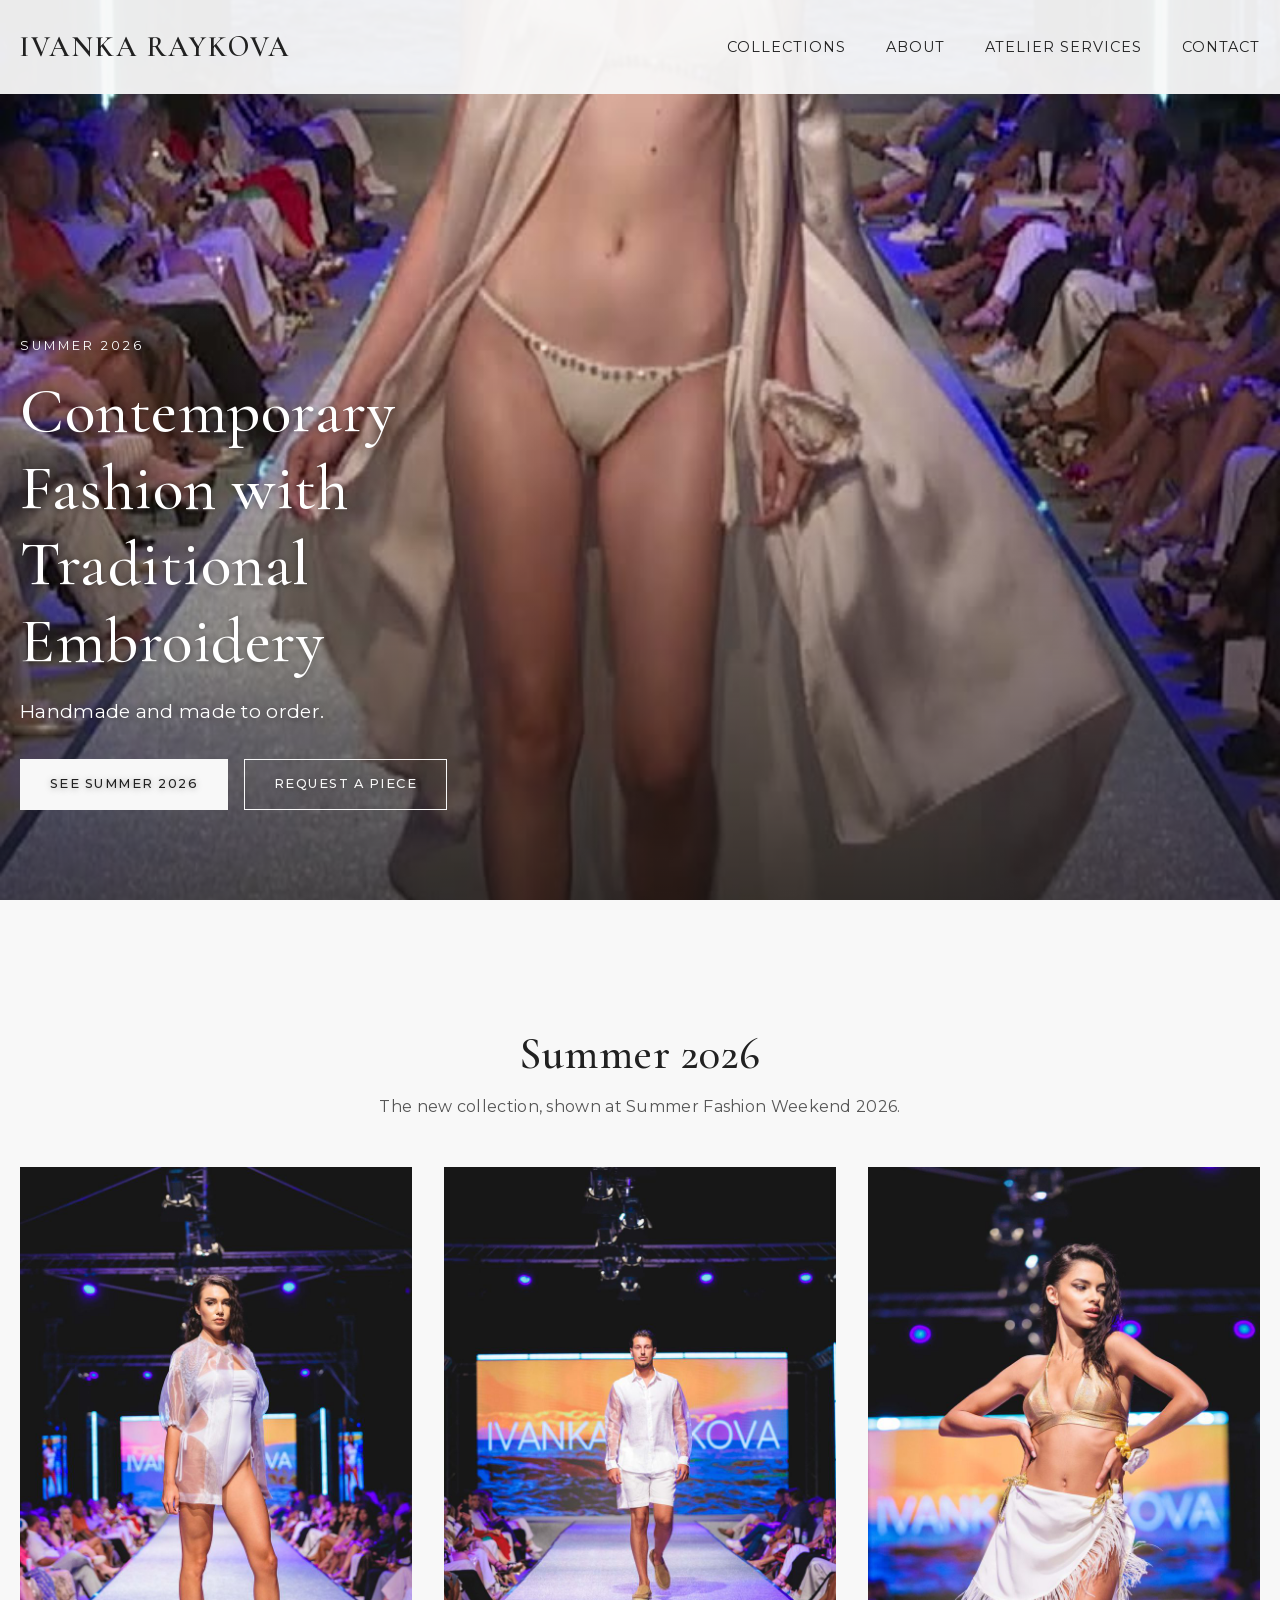
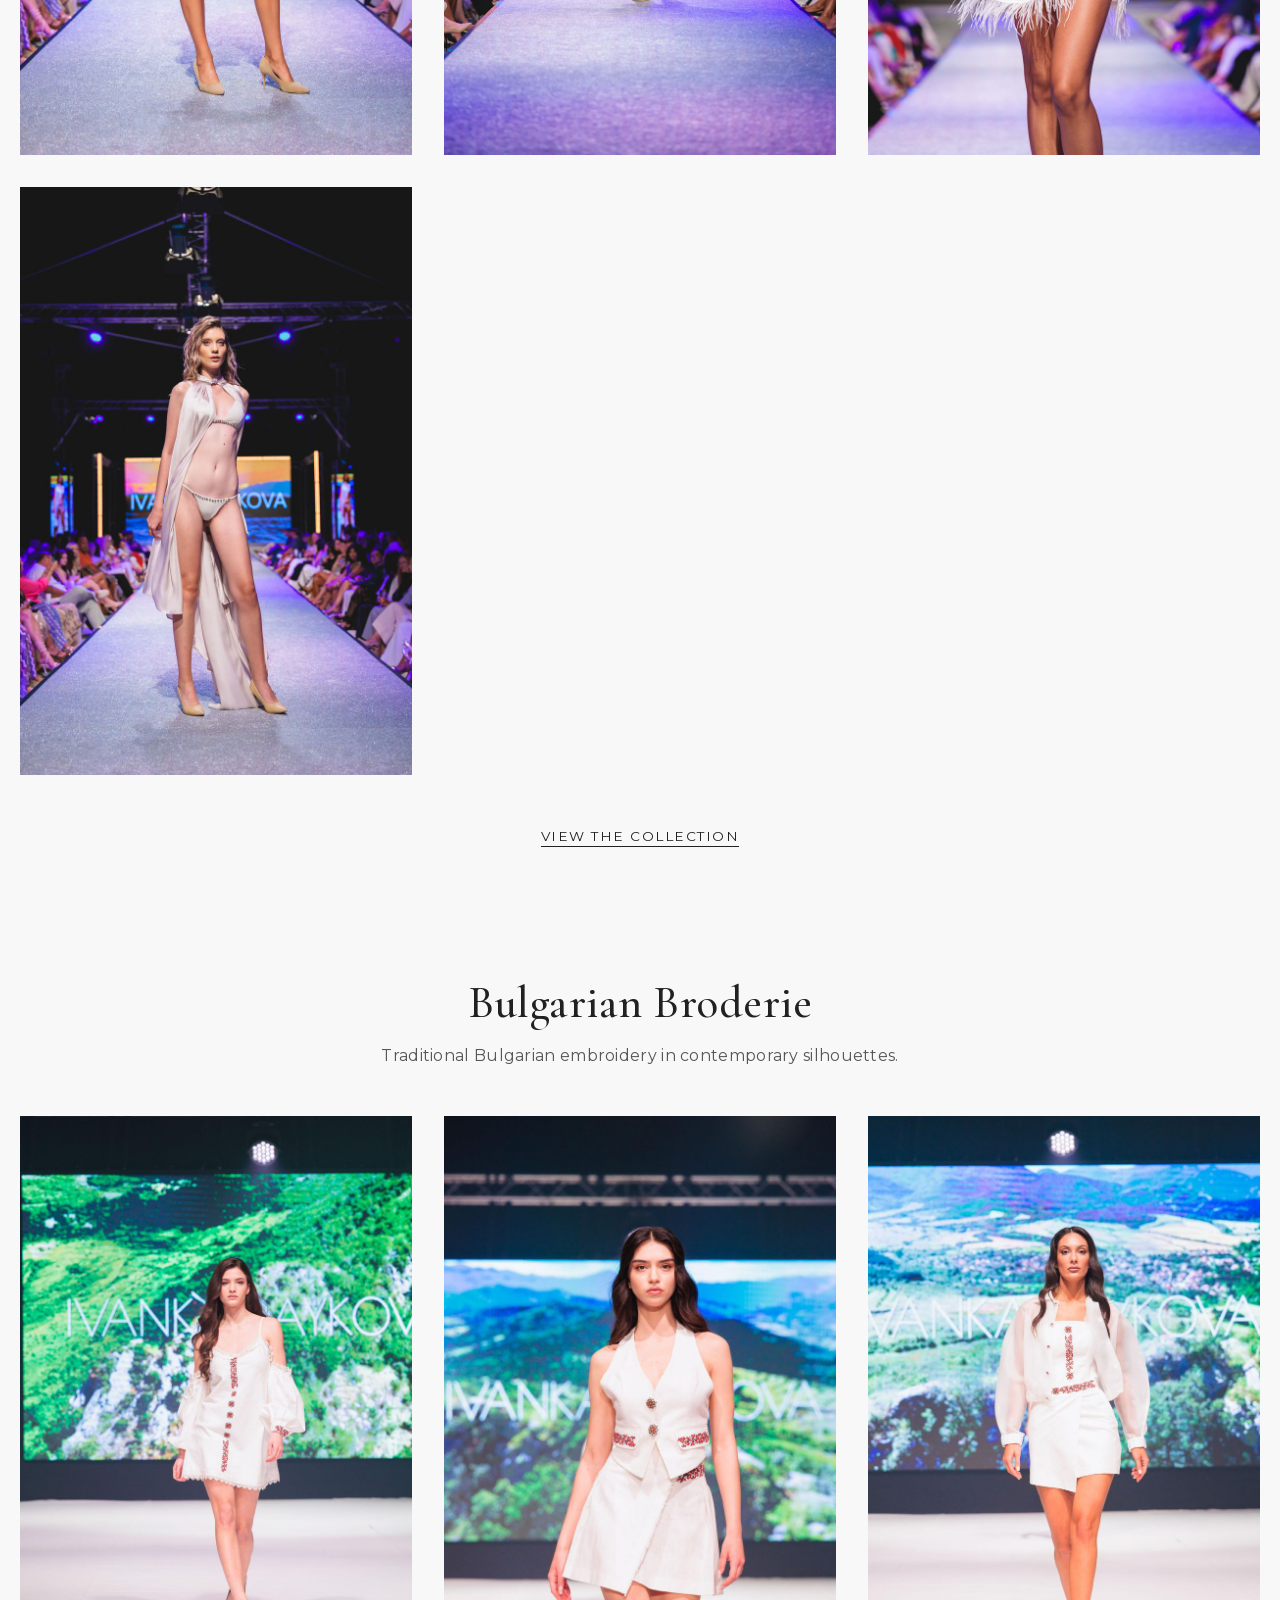
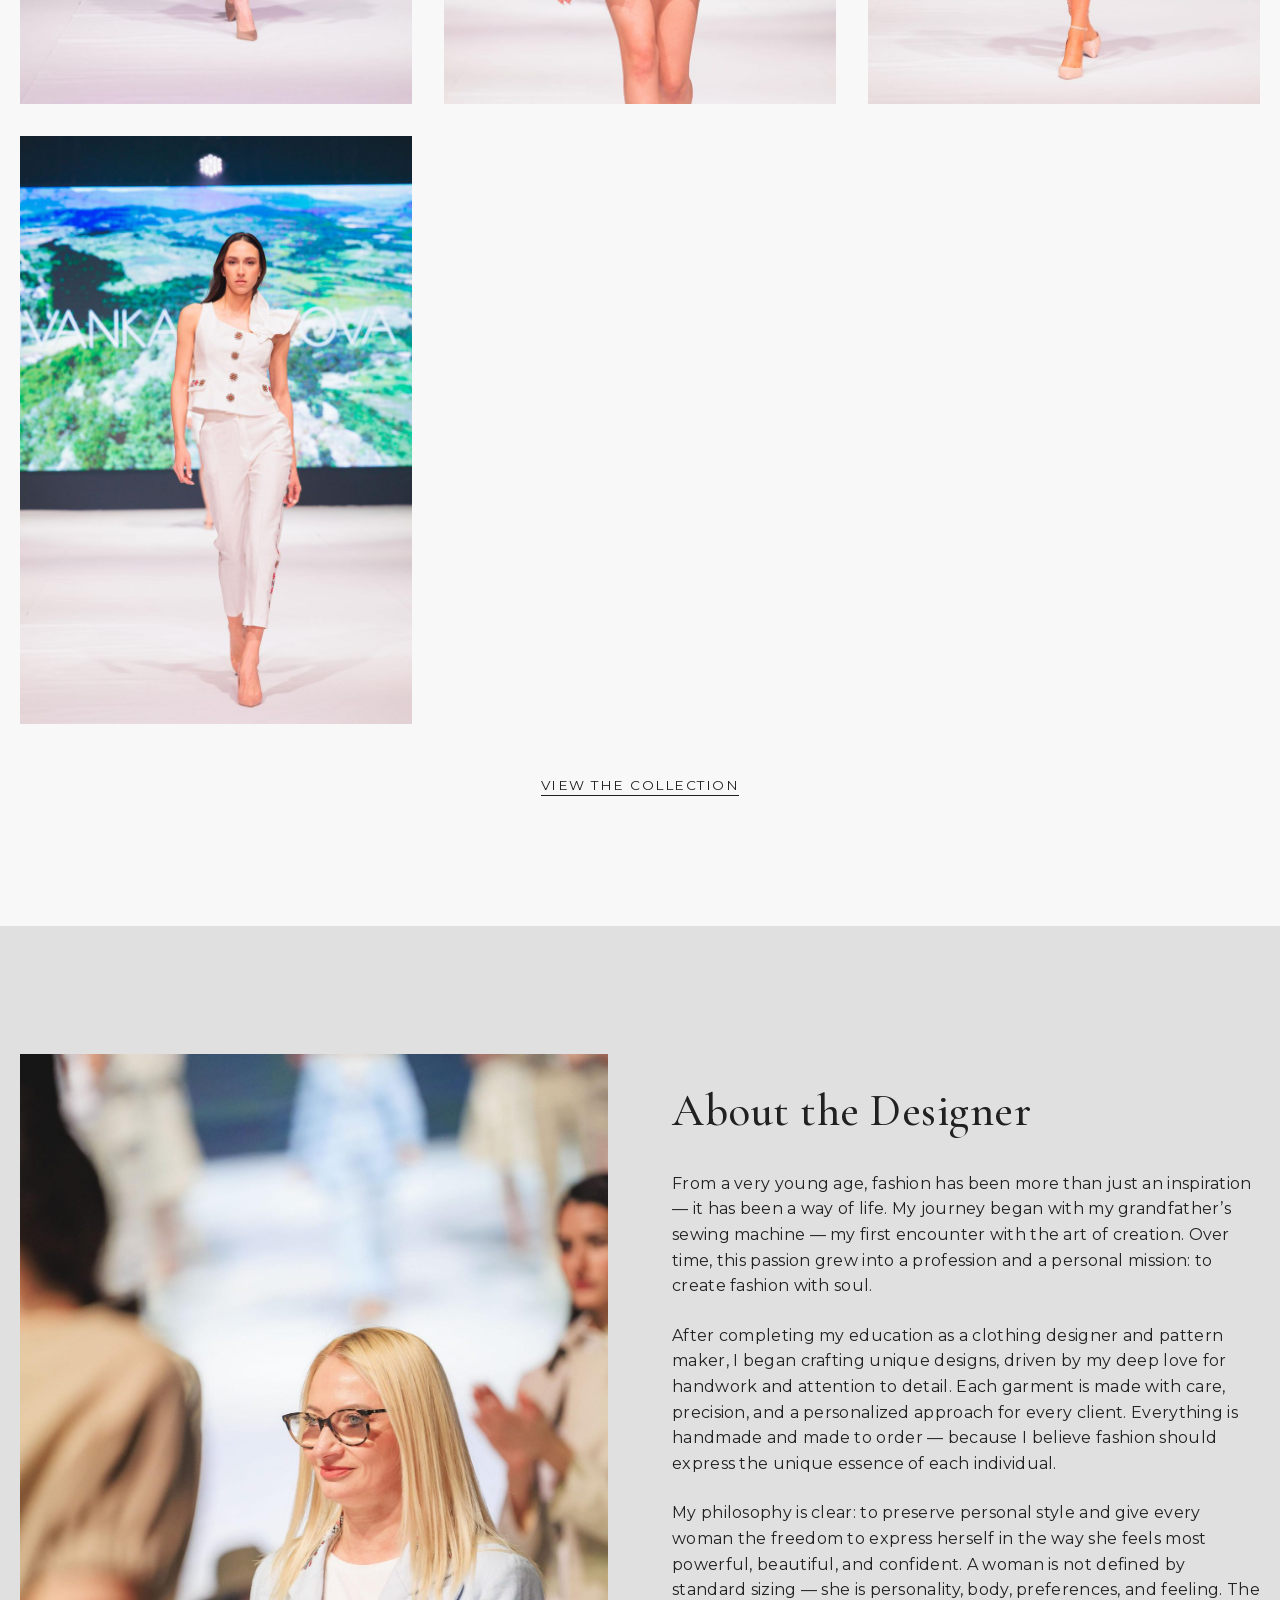
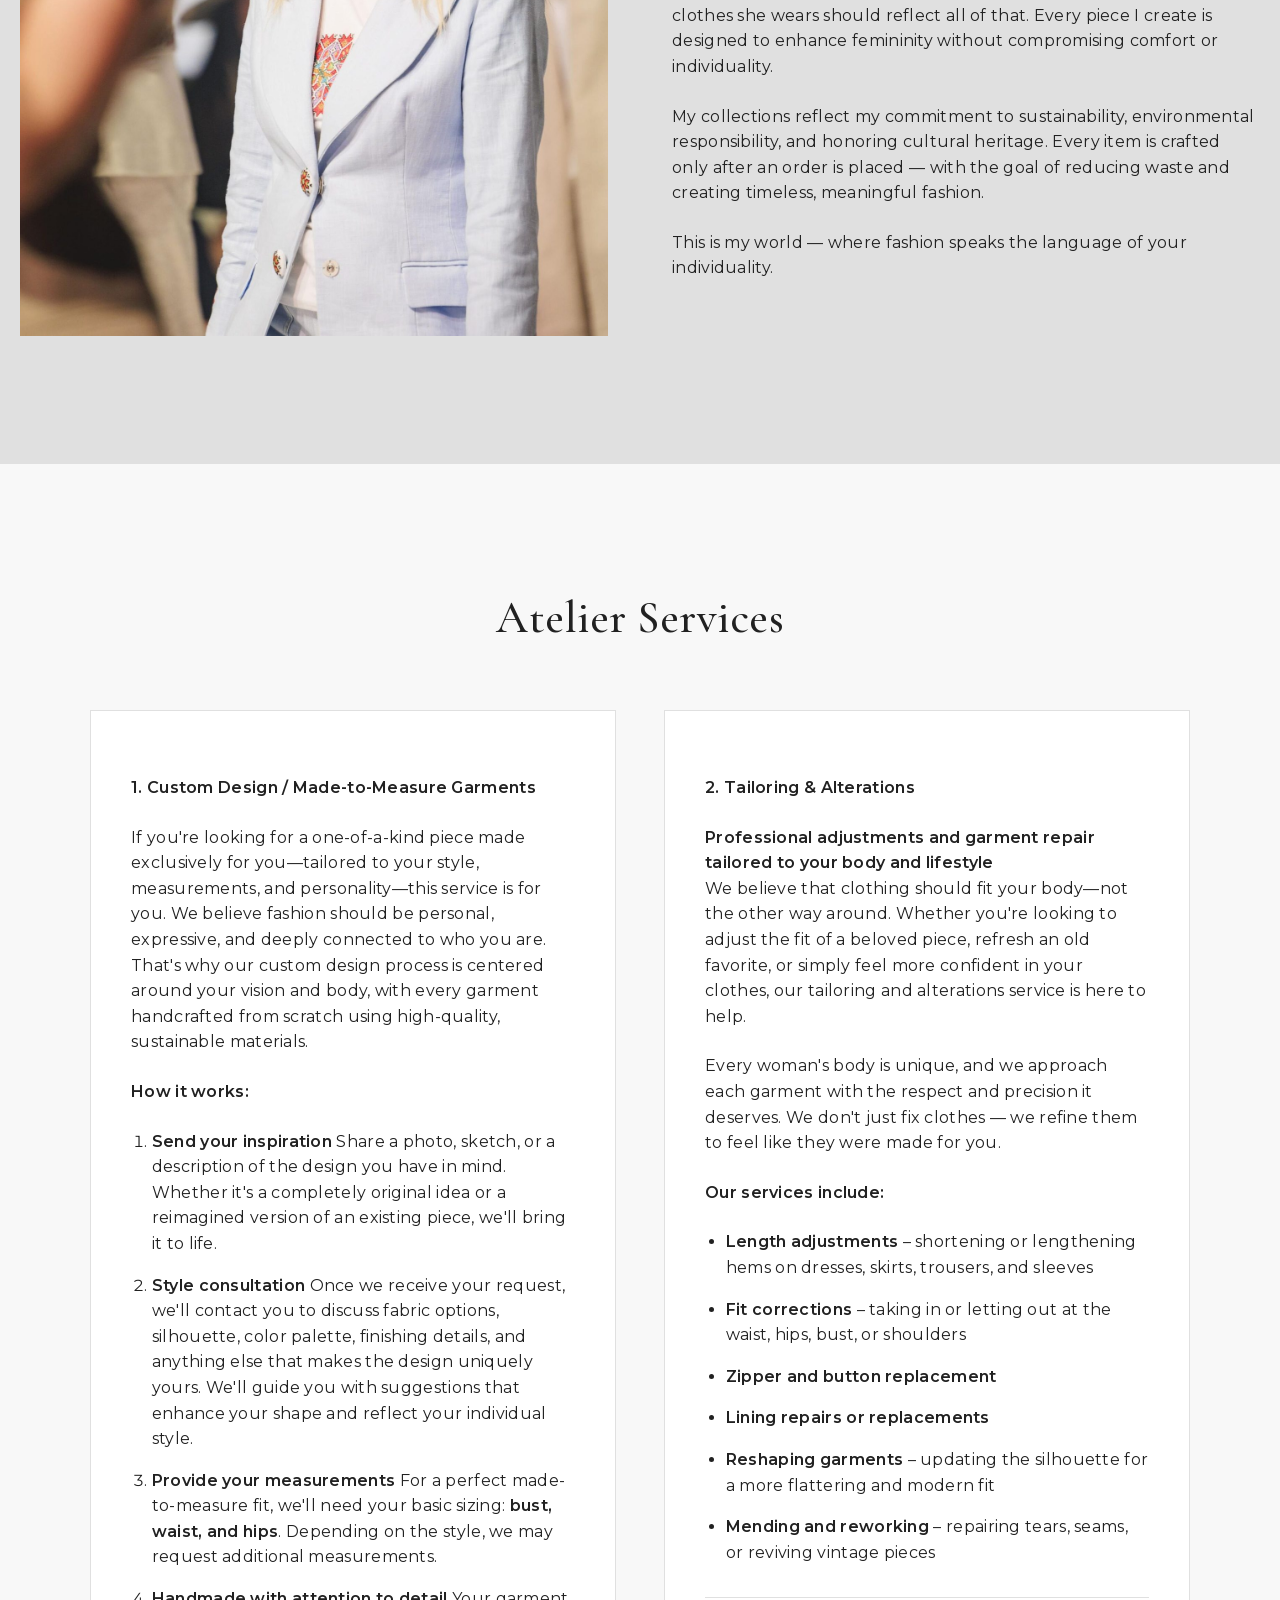
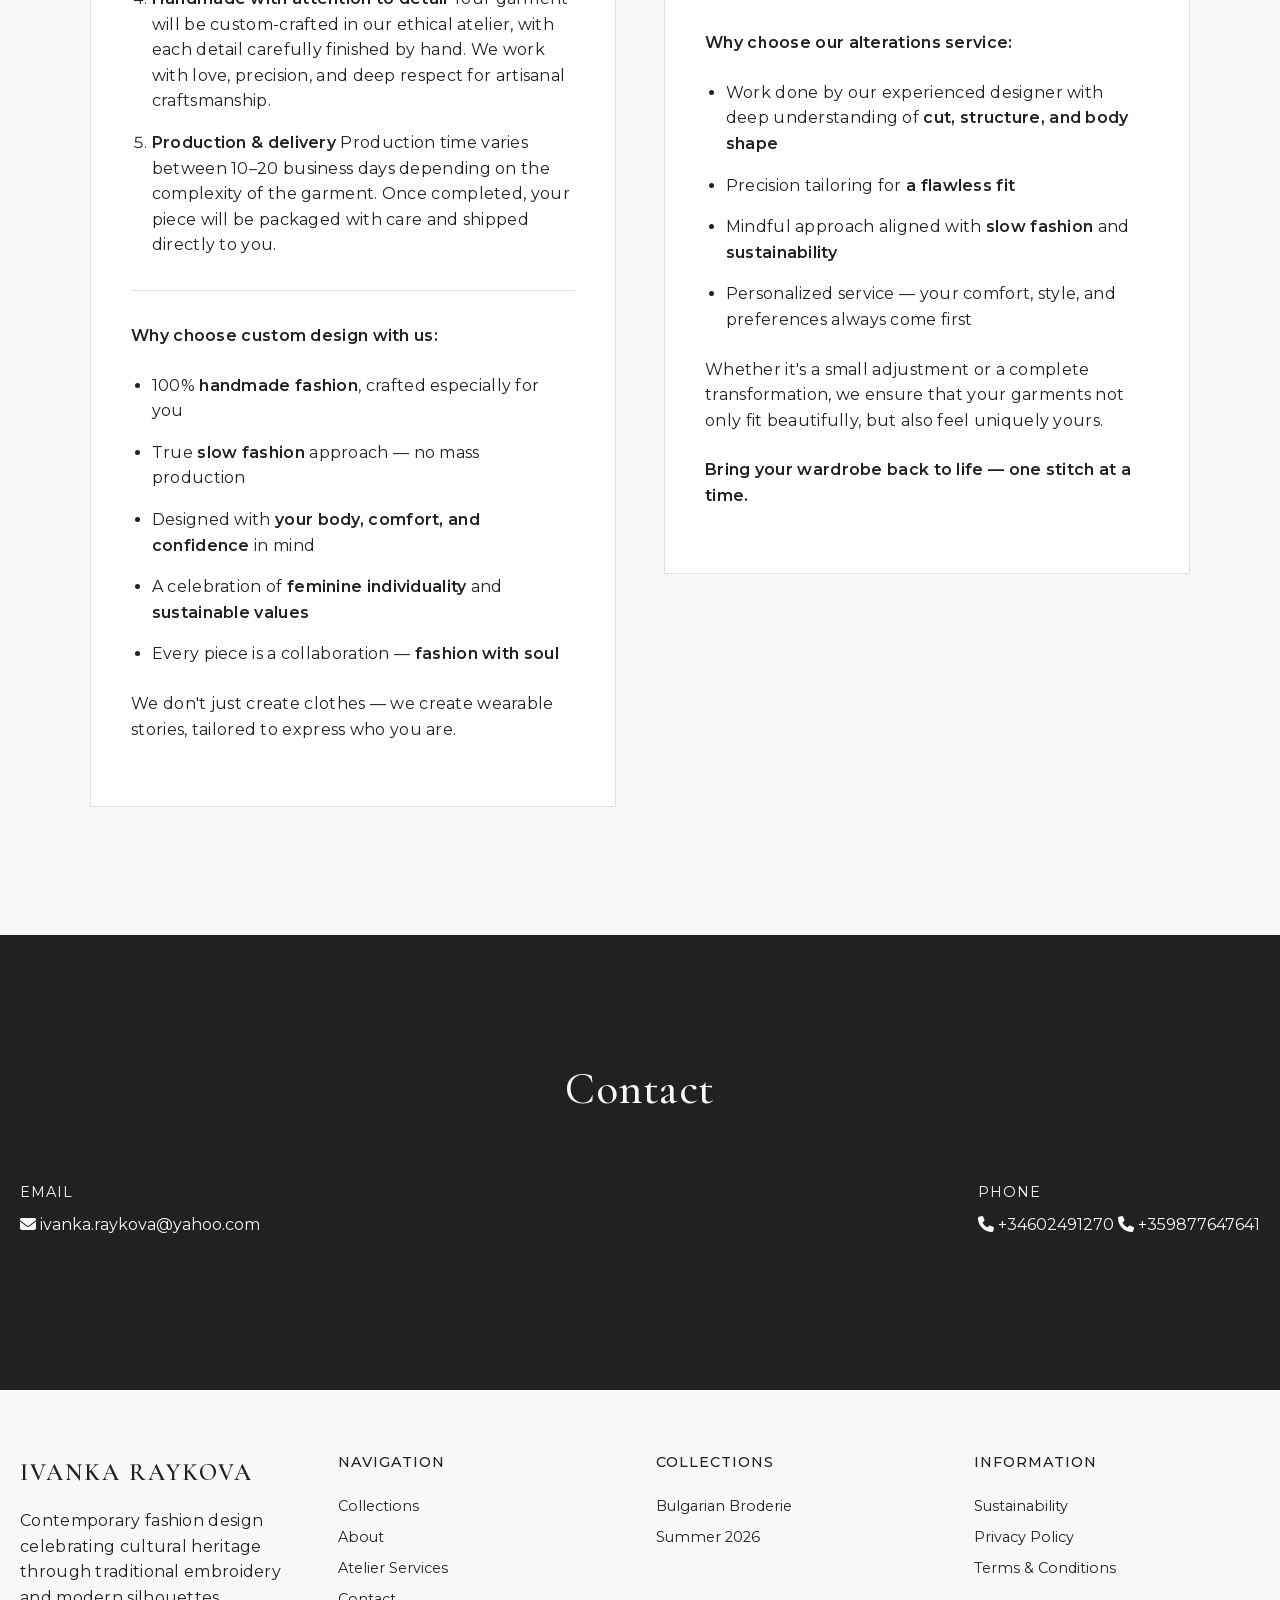
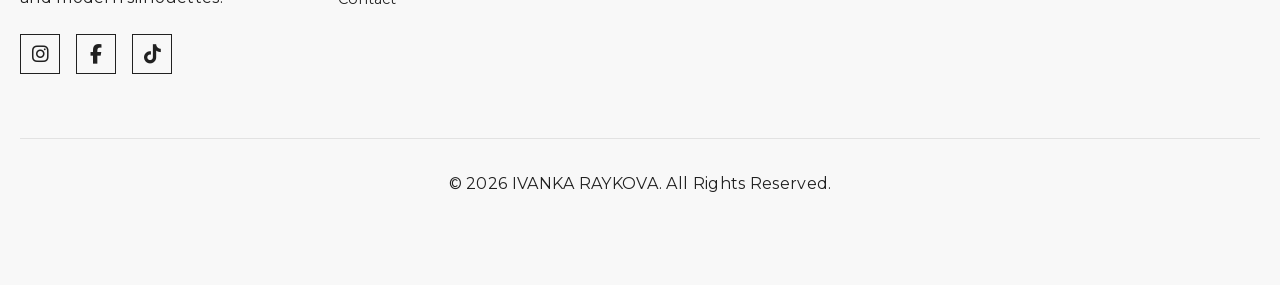
<file: index.html>
<!DOCTYPE html>
<html lang="en">

<head>
   <meta charset="UTF-8">
   <meta name="viewport" content="width=device-width, initial-scale=1.0">
   <title>IVANKA RAYKOVA | Contemporary Fashion Design</title>
   <meta name="description"
      content="Ivanka Raykova — contemporary fashion design celebrating cultural heritage through traditional Bulgarian embroidery and modern silhouettes. Handmade, made-to-order, sustainable.">
   <link rel="canonical" href="https://ivankaraykova.com/">
   <link rel="icon" href="images/favicon.svg" type="image/svg+xml">
   <link rel="apple-touch-icon" href="images/apple-touch-icon.png">
   <!-- Open Graph / social sharing -->
   <meta property="og:type" content="website">
   <meta property="og:title" content="IVANKA RAYKOVA | Contemporary Fashion Design">
   <meta property="og:description"
      content="Contemporary fashion celebrating cultural heritage through traditional Bulgarian embroidery and modern silhouettes.">
   <meta property="og:url" content="https://ivankaraykova.com/">
   <meta property="og:image" content="https://ivankaraykova.com/images/og-image.jpg">
   <meta property="og:image:width" content="1200">
   <meta property="og:image:height" content="630">
   <meta name="twitter:card" content="summary_large_image">
   <meta name="twitter:title" content="IVANKA RAYKOVA | Contemporary Fashion Design">
   <meta name="twitter:description"
      content="Contemporary fashion celebrating cultural heritage through traditional Bulgarian embroidery and modern silhouettes.">
   <meta name="twitter:image" content="https://ivankaraykova.com/images/og-image.jpg">
   <link rel="stylesheet" href="https://cdnjs.cloudflare.com/ajax/libs/font-awesome/6.5.1/css/all.min.css"
      integrity="sha384-t1nt8BQoYMLFN5p42tRAtuAAFQaCQODekUVeKKZrEnEyp4H2R0RHFz0KWpmj7i8g" crossorigin="anonymous" referrerpolicy="no-referrer">
   <link rel="stylesheet" href="fonts/fonts.css">
   <link rel="stylesheet" href="styles/main.css">
</head>

<body>
   <!-- Header -->
   <header>
      <div class="container">
         <div class="header-content">
            <a href="#" class="logo">IVANKA RAYKOVA</a>
            <!-- Desktop Navigation -->
            <nav>
               <ul class="nav-desktop">
                  <li class="dropdown">
                     <a href="#" class="dropdown-toggle">Collections</a>
                     <div class="dropdown-content">
                        <a href="collections/bulgarian-broderie/">Bulgarian Broderie</a>
                        <a href="collections/summer-2026/">Summer 2026</a>
                        <!-- <a href="">Winter 2024</a> -->
                     </div>
                  </li>
                  <li><a href="#about">About</a></li>
                  <li><a href="#atelier">Atelier Services</a></li>
                  <li><a href="#contact">Contact</a></li>
               </ul>
            </nav>
            <!-- Mobile toggle navigation -->
            <button class="mobile-nav-toggle" aria-label="Open navigation menu" aria-expanded="false"
               aria-controls="mobile-nav">≡</button>
            <div class="mobile-nav" id="mobile-nav">
               <ul>
                  <li class="dropdown-mobile">
                     <a href="#">Collections</a>
                     <ul class="mobile-submenu">
                        <li><a href="collections/bulgarian-broderie/">Bulgarian Broderie</a></li>
                        <li><a href="collections/summer-2026/">Summer 2026</a></li>
                        <!-- <li><a href="">Winter 2024</a></li> -->
                     </ul>
                  </li>
                  <li><a href="#about">About</a></li>
                  <li><a href="#atelier">Atelier Services</a></li>
                  <li><a href="#contact">Contact</a></li>
               </ul>
            </div>
         </div>
      </div>
   </header>
   <!-- Hero Section -->
   <section class="hero">
      <div class="hero-media">
         <picture>
            <source media="(max-width: 768px)" srcset="images/hero-poster-portrait.jpg" width="720" height="1280">
            <img src="images/hero-poster.jpg" width="1600" height="900"
               alt="Runway moment from the Summer 2026 show" class="hero-img" fetchpriority="high">
         </picture>
         <video class="hero-video" muted loop playsinline preload="none" aria-hidden="true" tabindex="-1"></video>
      </div>
      <div class="container">
         <div class="hero-content">
            <p class="hero-kicker">Summer 2026</p>
            <h1 class="hero-title">Contemporary Fashion with Traditional Embroidery</h1>
            <p class="hero-subtitle">Handmade and made to order.</p>
            <div class="hero-actions">
               <a href="collections/summer-2026/" class="btn btn-light">See Summer 2026</a>
               <a href="#contact" class="btn btn-outline">Request a piece</a>
            </div>
         </div>
      </div>
   </section>
   <!-- Summer 2026 -->
   <section id="collections" class="collections">
      <div class="container">
         <h2 class="section-title">Summer 2026</h2>
         <p class="section-subtitle">The new collection, shown at Summer Fashion Weekend 2026.</p>
         <div class="collection-grid home-collection">
            <!-- First item (visible on both mobile and desktop) -->
            <a href="collections/summer-2026/" class="collection-item main-item"
               aria-label="Open the Summer 2026 collection">
               <img src="collections/summer-2026/images/14-800.jpg"
                  srcset="collections/summer-2026/images/14-800.jpg 800w, collections/summer-2026/images/14.jpg 1400w"
                  sizes="(max-width: 768px) 100vw, 25vw" width="800" height="1200" alt="White swimsuit with sheer organza jacket from the Summer 2026 collection" class="collection-img" loading="lazy">
            </a>
            <!-- Additional items (visible only on desktop) -->
            <a href="collections/summer-2026/" class="collection-item desktop-only" tabindex="-1" aria-hidden="true">
               <img src="collections/summer-2026/images/2-800.jpg"
                  srcset="collections/summer-2026/images/2-800.jpg 800w, collections/summer-2026/images/2.jpg 1400w"
                  sizes="25vw" width="800" height="1200" alt="" class="collection-img" loading="lazy">
            </a>
            <a href="collections/summer-2026/" class="collection-item desktop-only" tabindex="-1" aria-hidden="true">
               <img src="collections/summer-2026/images/21-800.jpg"
                  srcset="collections/summer-2026/images/21-800.jpg 800w, collections/summer-2026/images/21.jpg 1400w"
                  sizes="25vw" width="800" height="1200" alt="" class="collection-img" loading="lazy">
            </a>
            <a href="collections/summer-2026/" class="collection-item desktop-only" tabindex="-1" aria-hidden="true">
               <img src="collections/summer-2026/images/9-800.jpg"
                  srcset="collections/summer-2026/images/9-800.jpg 800w, collections/summer-2026/images/9.jpg 1400w"
                  sizes="25vw" width="800" height="1200" alt="" class="collection-img" loading="lazy">
            </a>
         </div>
         <p class="section-action"><a href="collections/summer-2026/" class="text-link">View the collection</a></p>
      </div>
   </section>
   <!-- Bulgarian Broderie -->
   <section id="bulgarian-broderie" class="collections collections-secondary">
      <div class="container">
         <h2 class="section-title">Bulgarian Broderie</h2>
         <p class="section-subtitle">Traditional Bulgarian embroidery in contemporary silhouettes.</p>
         <div class="collection-grid home-collection">
            <!-- First item (visible on both mobile and desktop) -->
            <a href="collections/bulgarian-broderie/" class="collection-item main-item"
               aria-label="Open the Bulgarian Broderie collection">
               <img src="collections/bulgarian-broderie/images/1-800.jpg"
                  srcset="collections/bulgarian-broderie/images/1-800.jpg 800w, collections/bulgarian-broderie/images/1.jpg 1600w"
                  sizes="(max-width: 768px) 100vw, 25vw" width="800" height="1200"
                  alt="White linen dress with elegant embroidery" class="collection-img" loading="lazy">
            </a>
            <!-- Additional items (visible only on desktop) -->
            <a href="collections/bulgarian-broderie/" class="collection-item desktop-only" tabindex="-1" aria-hidden="true">
               <img src="collections/bulgarian-broderie/images/2-800.jpg"
                  srcset="collections/bulgarian-broderie/images/2-800.jpg 800w, collections/bulgarian-broderie/images/2.jpg 1600w"
                  sizes="25vw" width="800" height="1200" alt="" class="collection-img" loading="lazy">
            </a>
            <a href="collections/bulgarian-broderie/" class="collection-item desktop-only" tabindex="-1" aria-hidden="true">
               <img src="collections/bulgarian-broderie/images/3-800.jpg"
                  srcset="collections/bulgarian-broderie/images/3-800.jpg 800w, collections/bulgarian-broderie/images/3.jpg 1594w"
                  sizes="25vw" width="800" height="1200" alt="" class="collection-img" loading="lazy">
            </a>
            <a href="collections/bulgarian-broderie/" class="collection-item desktop-only" tabindex="-1" aria-hidden="true">
               <img src="collections/bulgarian-broderie/images/4-800.jpg"
                  srcset="collections/bulgarian-broderie/images/4-800.jpg 800w, collections/bulgarian-broderie/images/4.jpg 1600w"
                  sizes="25vw" width="800" height="1200" alt="" class="collection-img" loading="lazy">
            </a>
         </div>
         <p class="section-action"><a href="collections/bulgarian-broderie/" class="text-link">View the collection</a></p>
      </div>
   </section>
   <!-- About -->
   <section id="about" class="about">
      <div class="container">
         <div class="about-content">
            <div class="about-image">
               <img src="images/about.jpg" width="1400" height="2101" alt="The designer wearing an embroidered garment from the collection"
                  loading="lazy">
            </div>
            <div class="about-text">
               <h2 class="about-title">About the Designer</h2>
               <p>From a very young age, fashion has been more than just an inspiration — it has been a way of life. My
                  journey began with my grandfather’s sewing machine — my first encounter with the art of creation. Over
                  time, this passion grew into a profession and a personal mission: to create fashion with soul.</p>
               <p>After completing my education as a clothing designer and pattern maker, I began crafting unique
                  designs, driven by my deep love for handwork and attention to detail. Each garment is made with care,
                  precision, and a personalized approach for every client. Everything is handmade and made to order —
                  because I believe fashion should express the unique essence of each individual.</p>
               <p>My philosophy is clear: to preserve personal style and give every woman the freedom to express herself
                  in the way she feels most powerful, beautiful, and confident. A woman is not defined by standard
                  sizing — she is personality, body, preferences, and feeling. The clothes she wears should reflect all
                  of that. Every piece I create is designed to enhance femininity without compromising comfort or
                  individuality.</p>
               <p>My collections reflect my commitment to sustainability, environmental responsibility, and honoring
                  cultural heritage. Every item is crafted only after an order is placed — with the goal of reducing
                  waste and creating timeless, meaningful fashion.</p>
               <p>This is my world — where fashion speaks the language of your individuality.</p>
            </div>
         </div>
      </div>
   </section>
   <!-- Atelier -->
   <section id="atelier" class="atelier">
      <div class="container">
         <h2 class="section-title">Atelier Services</h2>
         <hr class="section-separator">
         <div class="atelier-content">
            <div class="service-section atelier-card">
               <h3>1. Custom Design / Made-to-Measure Garments</h3>
               <p>If you're looking for a one-of-a-kind piece made exclusively for you—tailored to your style,
                  measurements, and personality—this service is for you. We believe fashion should be personal,
                  expressive, and deeply connected to who you are. That's why our custom design process is centered
                  around your vision and body, with every garment handcrafted from scratch using high-quality,
                  sustainable materials.</p>

               <hr class="section-separator">
               <h4>How it works:</h4>

               <ol>
                  <li><strong>Send your inspiration</strong> Share a photo, sketch, or a description of the design you
                     have in mind. Whether it's a completely original idea or a reimagined version of an existing piece,
                     we'll bring it to life.</li>
                  <li><strong>Style consultation</strong> Once we receive your request, we'll contact you to discuss
                     fabric options, silhouette, color palette, finishing details, and anything else that makes the
                     design uniquely yours. We'll guide you with suggestions that enhance your shape and reflect your
                     individual style.</li>
                  <li><strong>Provide your measurements</strong> For a perfect made-to-measure fit, we'll need your
                     basic sizing: <strong>bust, waist, and hips</strong>. Depending on the style, we may request
                     additional measurements.</li>
                  <li><strong>Handmade with attention to detail</strong> Your garment will be custom-crafted in our
                     ethical atelier, with each detail carefully finished by hand. We work with love, precision, and
                     deep respect for artisanal craftsmanship.</li>
                  <li><strong>Production & delivery</strong> Production time varies between 10–20 business days
                     depending on the complexity of the garment. Once completed, your piece will be packaged with care
                     and shipped directly to you.</li>
               </ol>

               <hr class="section-separator">
               <h4>Why choose custom design with us:</h4>

               <ul>
                  <li>100% <strong>handmade fashion</strong>, crafted especially for you</li>
                  <li>True <strong>slow fashion</strong> approach — no mass production</li>
                  <li>Designed with <strong>your body, comfort, and confidence</strong> in mind</li>
                  <li>A celebration of <strong>feminine individuality</strong> and <strong>sustainable values</strong>
                  </li>
                  <li>Every piece is a collaboration — <strong>fashion with soul</strong></li>
               </ul>

               <p>We don't just create clothes — we create wearable stories, tailored to express who you are.</p>
            </div>

            <div class="service-section atelier-card">
               <h3>2. Tailoring & Alterations</h3>
               <p><strong>Professional adjustments and garment repair tailored to your body and lifestyle</strong><br>
                  We believe that clothing should fit your body—not the other way around. Whether you're looking to
                  adjust the fit of a beloved piece, refresh an old favorite, or simply feel more confident in your
                  clothes, our tailoring and alterations service is here to help.</p>

               <p>Every woman's body is unique, and we approach each garment with the respect and precision it deserves.
                  We don't just fix clothes — we refine them to feel like they were made for you.</p>

               <hr class="section-separator">
               <h4>Our services include:</h4>

               <ul>
                  <li><strong>Length adjustments</strong> – shortening or lengthening hems on dresses, skirts, trousers,
                     and sleeves</li>
                  <li><strong>Fit corrections</strong> – taking in or letting out at the waist, hips, bust, or shoulders
                  </li>
                  <li><strong>Zipper and button replacement</strong></li>
                  <li><strong>Lining repairs or replacements</strong></li>
                  <li><strong>Reshaping garments</strong> – updating the silhouette for a more flattering and modern fit
                  </li>
                  <li><strong>Mending and reworking</strong> – repairing tears, seams, or reviving vintage pieces</li>
               </ul>

               <hr class="section-separator">
               <h4>Why choose our alterations service:</h4>

               <ul>
                  <li>Work done by our experienced designer with deep understanding of <strong>cut, structure, and body
                        shape</strong></li>
                  <li>Precision tailoring for <strong>a flawless fit</strong></li>
                  <li>Mindful approach aligned with <strong>slow fashion</strong> and <strong>sustainability</strong>
                  </li>
                  <li>Personalized service — your comfort, style, and preferences always come first</li>
               </ul>

               <p>Whether it's a small adjustment or a complete transformation, we ensure that your garments not only
                  fit beautifully, but also feel uniquely yours.</p>

               <p><strong>Bring your wardrobe back to life — one stitch at a time.</strong></p>
            </div>
         </div>
      </div>
   </section>
   <!-- Contact -->
   <section id="contact" class="contact">
      <div class="container">
         <h2 class="section-title">Contact</h2>
         <div class="contact-content">
            <div class="contact-item">
               <span class="contact-label">Email</span>
               <a href="mailto:ivanka.raykova@yahoo.com" class="contact-link">
                  <i class="fas fa-envelope"></i>
                  ivanka.raykova@yahoo.com
               </a>
            </div>
            <div class="contact-divider"></div>
            <div class="contact-item">
               <span class="contact-label">Phone</span>
               <div class="phone-links">
                  <a href="tel:+34602491270" class="contact-link">
                     <i class="fas fa-phone"></i>
                     +34602491270
                  </a>
                  <a href="tel:+359877647641" class="contact-link">
                     <i class="fas fa-phone"></i>
                     +359877647641
                  </a>
               </div>
            </div>
         </div>
      </div>
   </section>
   <!-- Footer -->
   <footer>
      <div class="container">
         <div class="footer-content">
            <div class="footer-col">
               <div class="footer-logo">IVANKA RAYKOVA</div>
               <p>Contemporary fashion design celebrating cultural heritage through traditional embroidery and modern
                  silhouettes.</p>
               <div class="social-links">
                  <a href="https://www.instagram.com/ivanka.atelier/" class="social-link" target="_blank" rel="noopener noreferrer"
                     aria-label="Instagram">
                     <i class="fab fa-instagram"></i>
                  </a>
                  <a href="https://www.facebook.com/Bulgaritasdesign" class="social-link" target="_blank" rel="noopener noreferrer"
                     aria-label="Facebook">
                     <i class="fab fa-facebook-f"></i>
                  </a>
                  <a href="https://www.tiktok.com/@ivanka.atelier" class="social-link" target="_blank" rel="noopener noreferrer"
                     aria-label="TikTok">
                     <i class="fab fa-tiktok"></i>
                  </a>
               </div>
            </div>
            <div class="footer-col">
               <h3 class="footer-heading">Navigation</h3>
               <ul class="footer-nav">
                  <li><a href="#collections">Collections</a></li>
                  <li><a href="#about">About</a></li>
                  <li><a href="#atelier">Atelier Services</a></li>
                  <li><a href="#contact">Contact</a></li>
               </ul>
            </div>
            <div class="footer-col">
               <h3 class="footer-heading">Collections</h3>
               <ul class="footer-nav">
                  <li><a href="collections/bulgarian-broderie/">Bulgarian Broderie</a></li>
                  <li><a href="collections/summer-2026/">Summer 2026</a></li>
                  <!-- <li><a href="">Winter 2024</a></li> -->
               </ul>
            </div>
            <div class="footer-col">
               <h3 class="footer-heading">Information</h3>
               <ul class="footer-nav">
                  <li><a href="sustainability.html" target="_blank" rel="noopener noreferrer">Sustainability</a></li>
                  <li><a href="privacy-policy.html" target="_blank" rel="noopener noreferrer">Privacy Policy</a></li>
                  <li><a href="terms-and-conditions.html" target="_blank" rel="noopener noreferrer">Terms & Conditions</a></li>
               </ul>
            </div>
         </div>
         <div class="copyright">
            <p>&copy; 2026 IVANKA RAYKOVA. All Rights Reserved.</p>
         </div>
      </div>
   </footer>
   <script>
      // Mobile Navigation
      const mobileNavToggle = document.querySelector('.mobile-nav-toggle');
      const mobileNav = document.querySelector('.mobile-nav');

      mobileNavToggle.addEventListener('click', () => {
         const isOpen = mobileNav.classList.toggle('active');
         mobileNavToggle.textContent = isOpen ? '×' : '≡';
         mobileNavToggle.setAttribute('aria-expanded', isOpen ? 'true' : 'false');
         mobileNavToggle.setAttribute('aria-label', isOpen ? 'Close navigation menu' : 'Open navigation menu');
      });

      // Handle mobile dropdown menu - with fix to prevent entire menu from closing
      const mobileDropdownToggle = document.querySelector('.dropdown-mobile > a');
      const mobileSubmenu = document.querySelector('.mobile-submenu');

      if (mobileDropdownToggle && mobileSubmenu) {
         mobileDropdownToggle.addEventListener('click', (e) => {
            e.preventDefault();
            e.stopPropagation(); // Prevent event from bubbling up
            mobileSubmenu.classList.toggle('active');
            mobileDropdownToggle.textContent = mobileSubmenu.classList.contains('active')
               ? 'Collections -'
               : 'Collections +';
         });
      }

      // Close mobile nav when clicking a link (except dropdown)
      const mobileNavLinks = document.querySelectorAll('.mobile-nav a:not(.dropdown-mobile > a)');
      mobileNavLinks.forEach(link => {
         link.addEventListener('click', () => {
            mobileNav.classList.remove('active');
            mobileNavToggle.textContent = '≡';
            mobileNavToggle.setAttribute('aria-expanded', 'false');
            mobileNavToggle.setAttribute('aria-label', 'Open navigation menu');
         });
      });

      // Hero film: a short muted loop on every screen. Phones get a portrait
      // cut, larger screens the landscape one. Visitors who asked for reduced
      // motion or data saving keep the still photo.
      const heroVideo = document.querySelector('.hero-video');
      const wantsVideo = !window.matchMedia('(prefers-reduced-motion: reduce)').matches
         && !(navigator.connection && navigator.connection.saveData);
      if (heroVideo && wantsVideo && heroVideo.canPlayType('video/mp4')) {
         const portrait = window.matchMedia('(max-width: 768px)').matches;
         const source = document.createElement('source');
         source.src = portrait ? 'video/hero-loop-portrait.mp4' : 'video/hero-loop.mp4';
         source.type = 'video/mp4';
         heroVideo.appendChild(source);
         heroVideo.addEventListener('playing', () => heroVideo.classList.add('is-playing'), { once: true });
         heroVideo.load();
         heroVideo.play().catch(() => { /* autoplay refused: the still photo stays */ });
      }

      // Header scroll effect
      const header = document.querySelector('header');
      window.addEventListener('scroll', () => {
         if (window.scrollY > 50) {
            header.style.boxShadow = '0 2px 10px rgba(0, 0, 0, 0.1)';
         } else {
            header.style.boxShadow = 'none';
         }
      });

   </script>
</body>

</html>
</file>
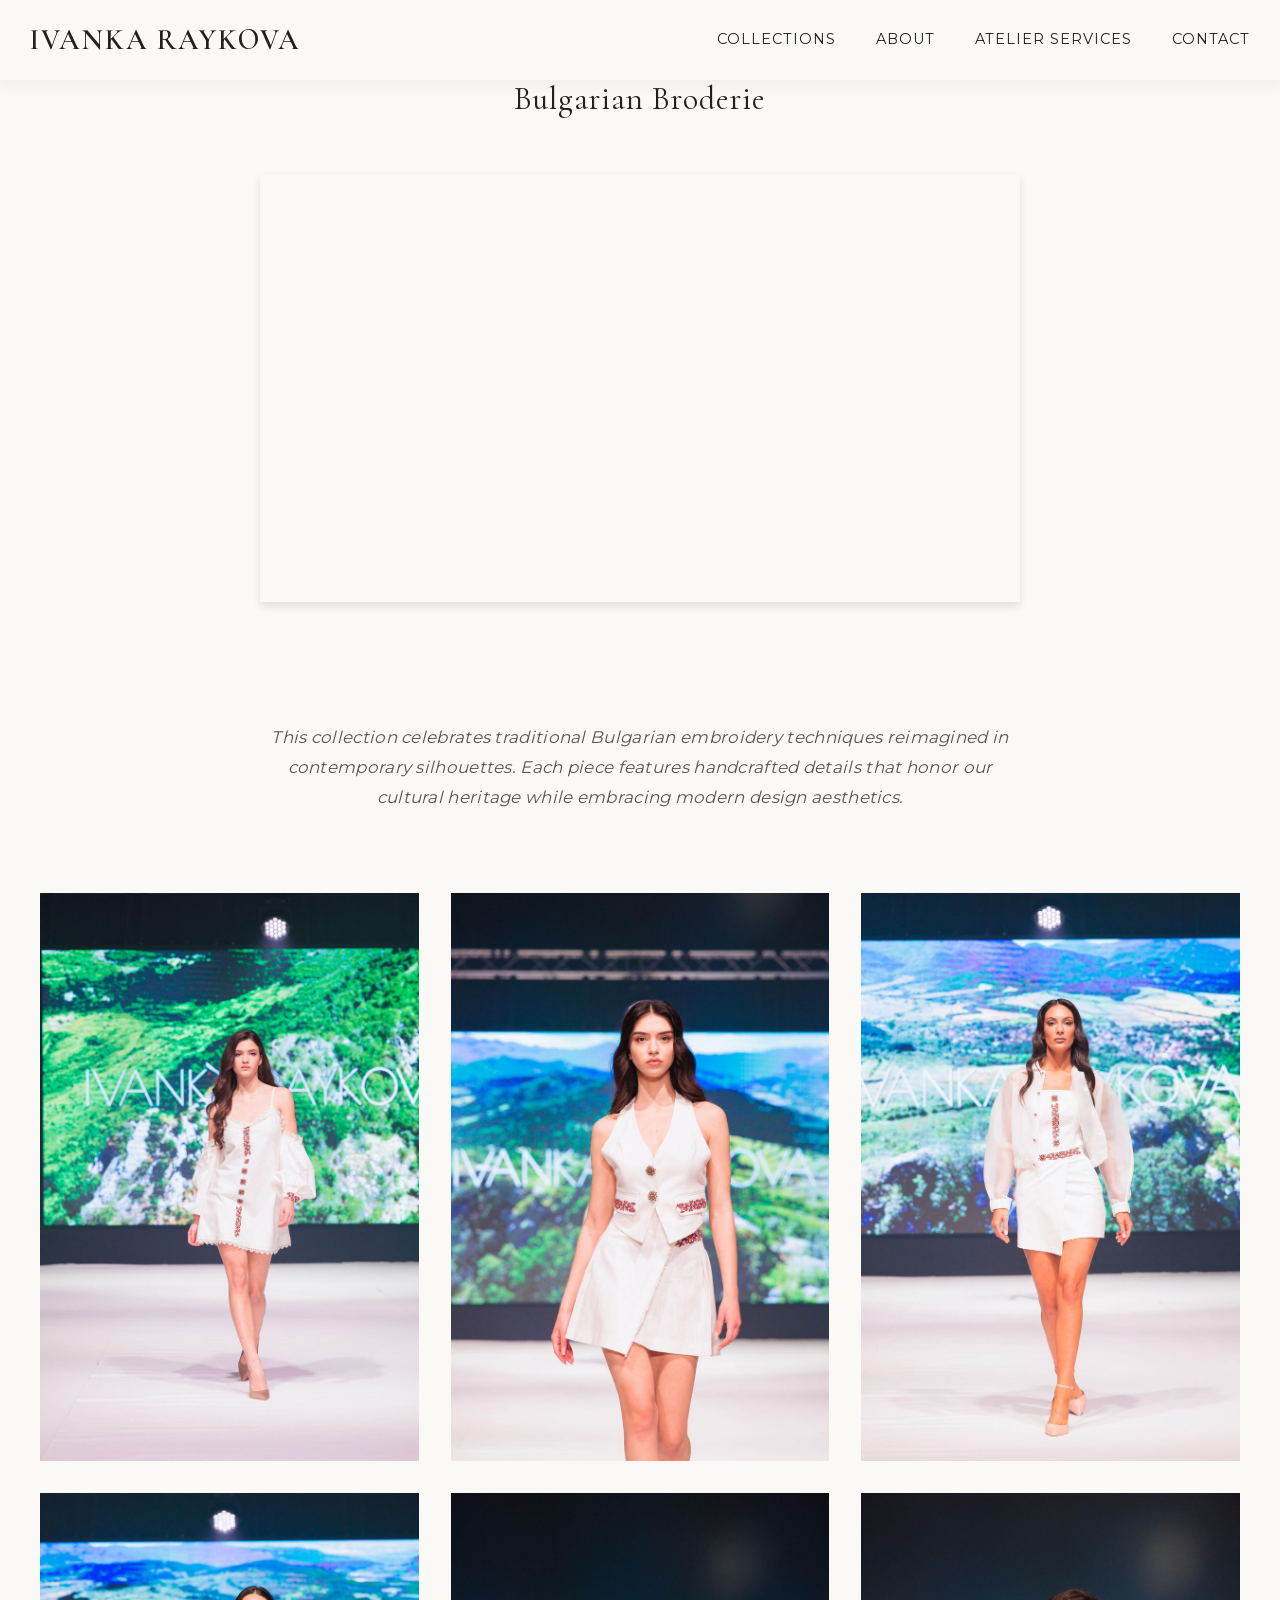
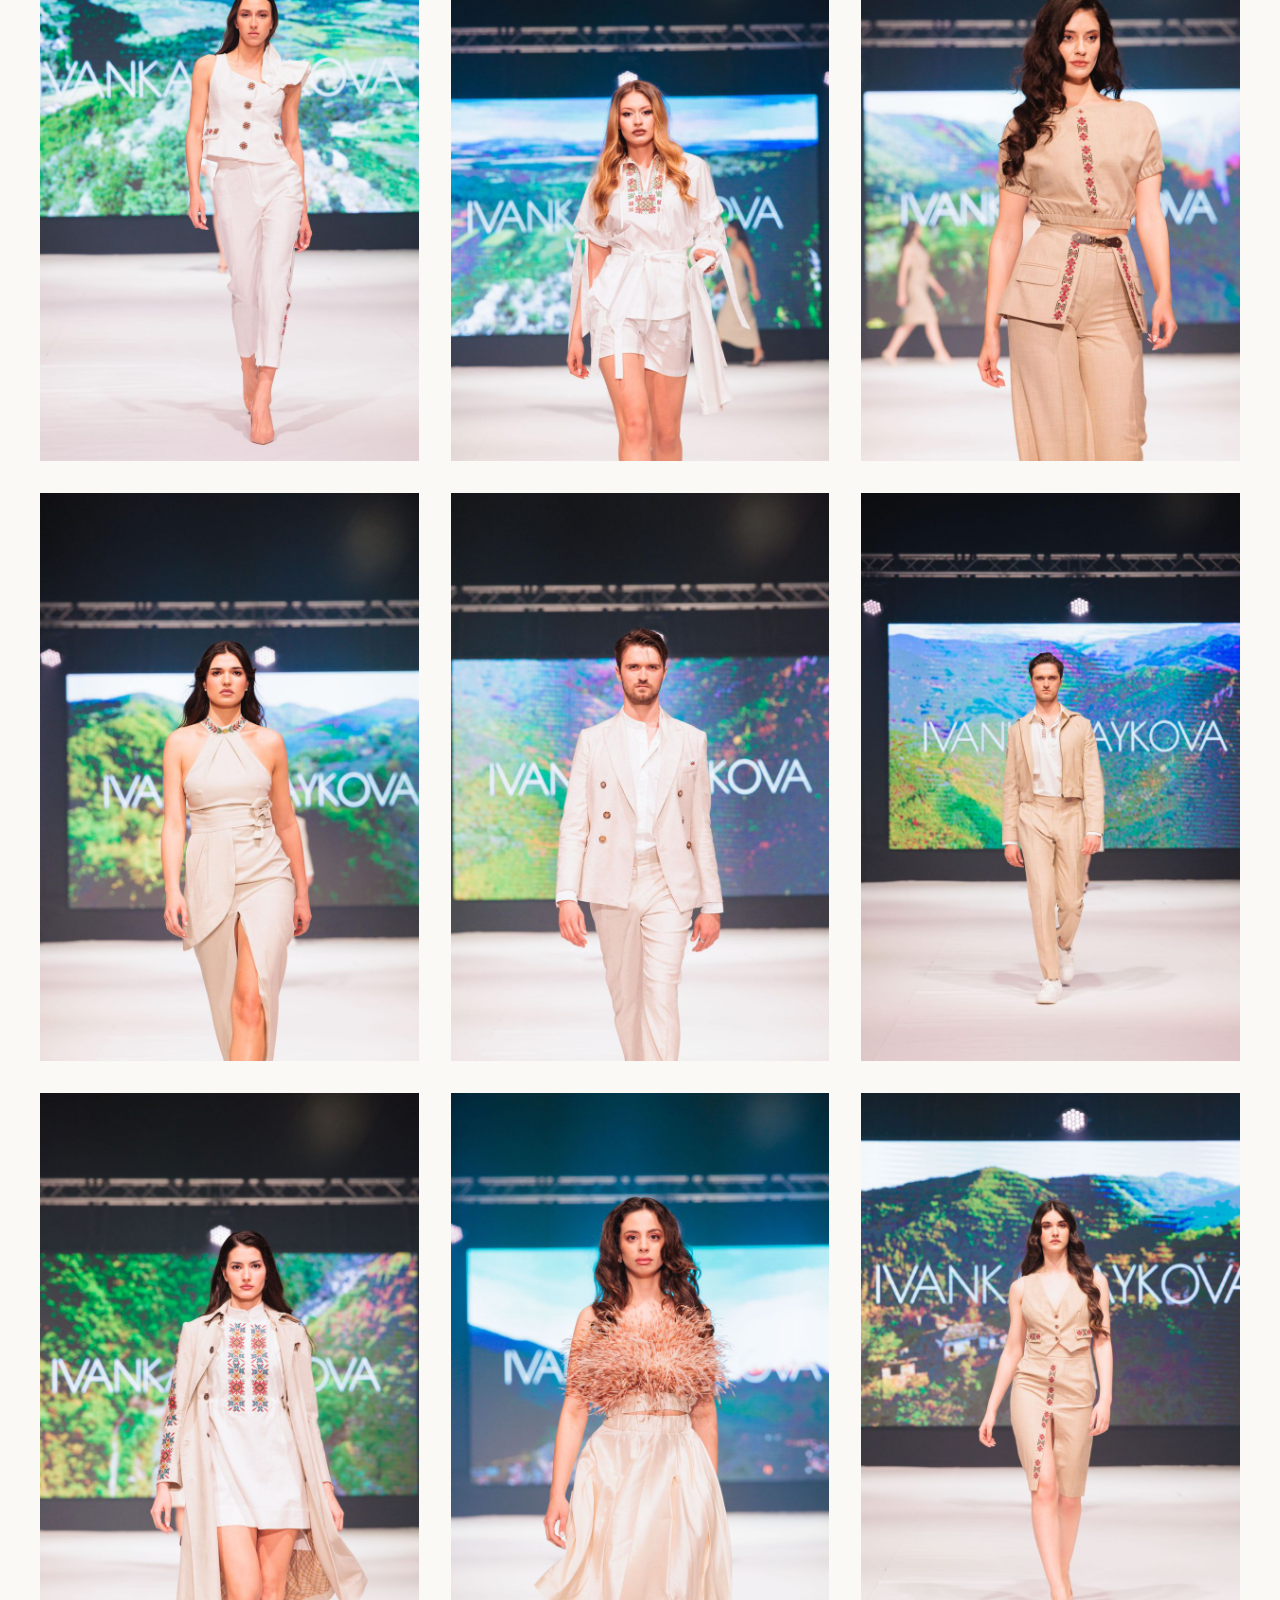
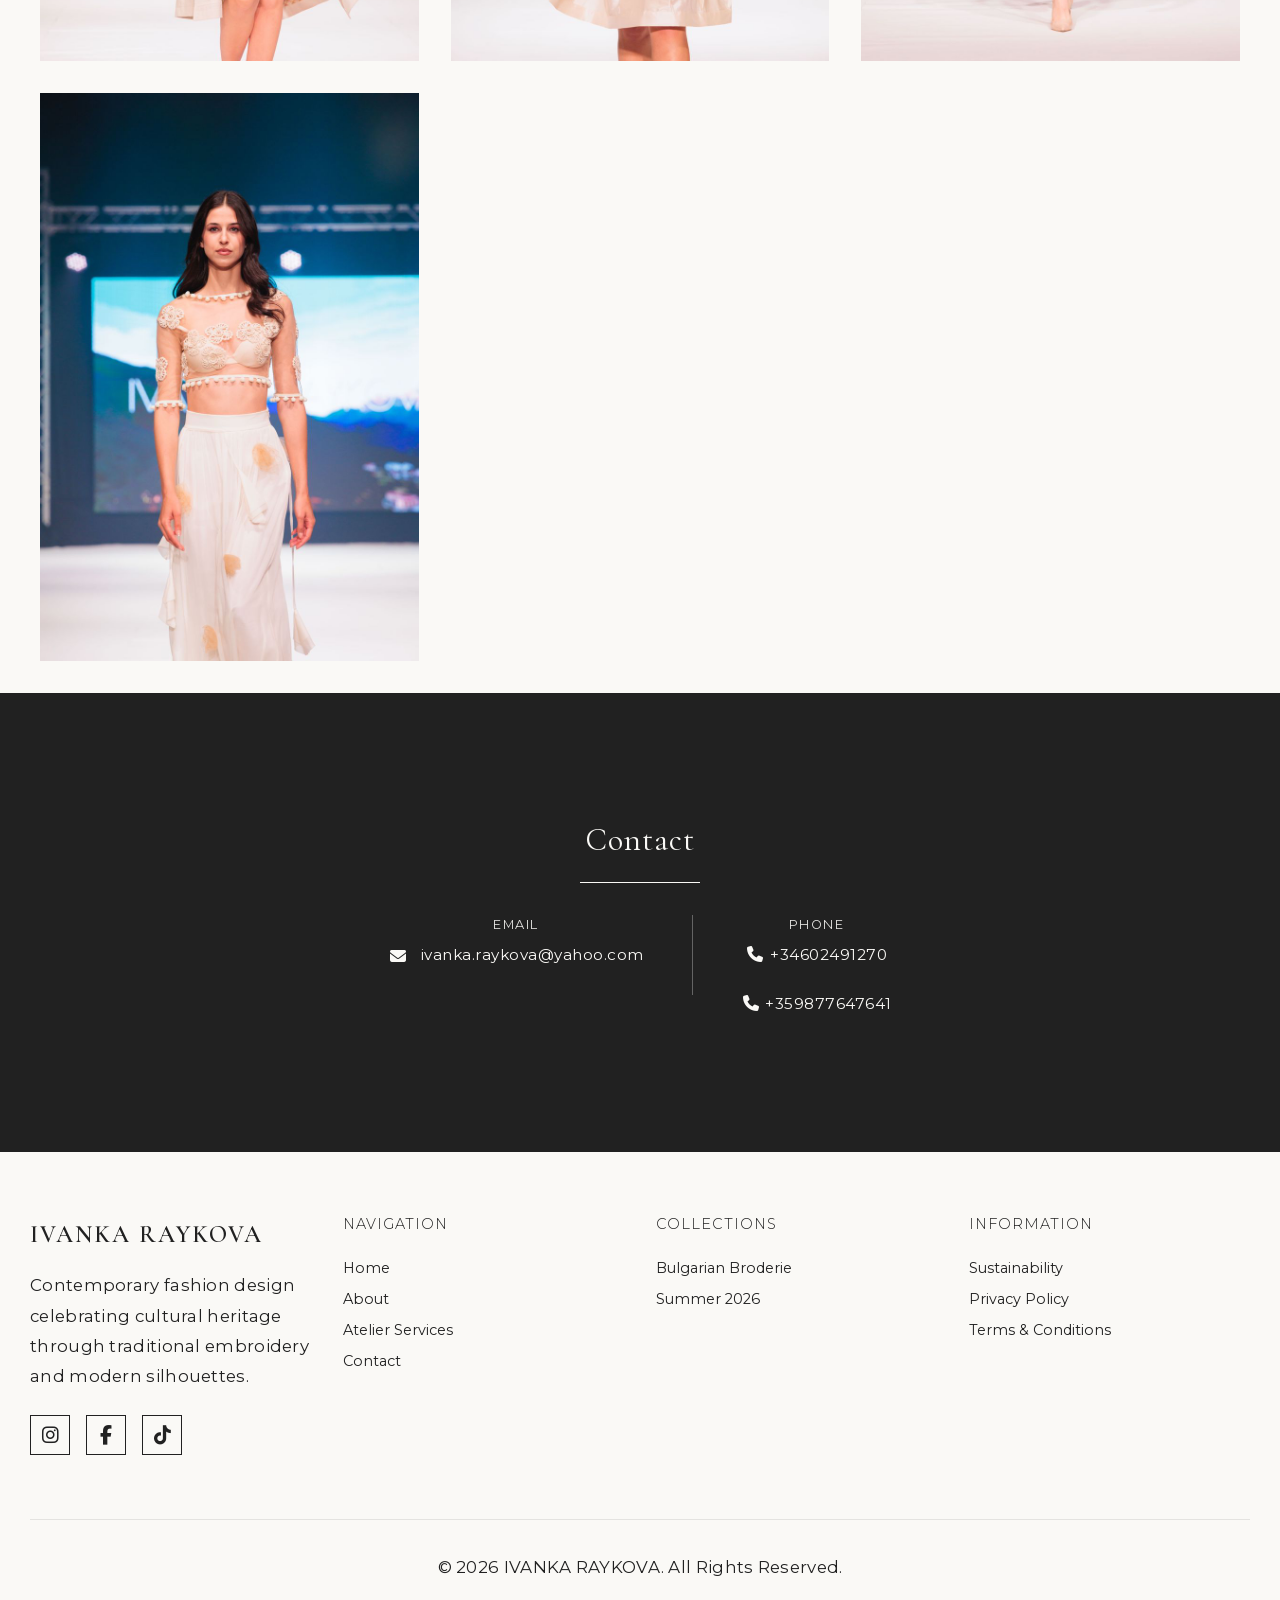
<file: collections/bulgarian-broderie/index.html>
<!DOCTYPE html>
<html lang="en">

<head>
    <meta charset="UTF-8">
    <meta name="viewport" content="width=device-width, initial-scale=1.0">
    <title>Bulgarian Broderie | IVANKA RAYKOVA</title>
    <meta name="description"
        content="Bulgarian Broderie — a collection celebrating traditional Bulgarian embroidery reimagined in contemporary silhouettes. Handcrafted, made-to-order pieces by Ivanka Raykova.">
    <link rel="canonical" href="https://ivankaraykova.com/collections/bulgarian-broderie/">
    <link rel="icon" href="../../images/favicon.svg" type="image/svg+xml">
    <link rel="apple-touch-icon" href="../../images/apple-touch-icon.png">
    <!-- Open Graph / social sharing -->
    <meta property="og:type" content="website">
    <meta property="og:title" content="Bulgarian Broderie | IVANKA RAYKOVA">
    <meta property="og:description"
        content="A collection celebrating traditional Bulgarian embroidery reimagined in contemporary silhouettes.">
    <meta property="og:url" content="https://ivankaraykova.com/collections/bulgarian-broderie/">
    <meta property="og:image" content="https://ivankaraykova.com/images/og-image.jpg">
    <meta property="og:image:width" content="1200">
    <meta property="og:image:height" content="630">
    <meta name="twitter:card" content="summary_large_image">
    <meta name="twitter:title" content="Bulgarian Broderie | IVANKA RAYKOVA">
    <meta name="twitter:description"
        content="A collection celebrating traditional Bulgarian embroidery reimagined in contemporary silhouettes.">
    <meta name="twitter:image" content="https://ivankaraykova.com/images/og-image.jpg">
    <link rel="stylesheet" href="../../fonts/fonts.css">
    <link rel="stylesheet" href="../../styles/collection-template.css">
    <link rel="stylesheet" href="https://cdnjs.cloudflare.com/ajax/libs/font-awesome/6.5.1/css/all.min.css"
        integrity="sha384-t1nt8BQoYMLFN5p42tRAtuAAFQaCQODekUVeKKZrEnEyp4H2R0RHFz0KWpmj7i8g" crossorigin="anonymous" referrerpolicy="no-referrer">
</head>

<body>
    <!-- Header -->
    <header>
        <div class="container">
            <div class="header-content">
                <a href="../../index.html" class="logo">IVANKA RAYKOVA</a>
                <!-- Desktop Navigation -->
                <nav>
                    <ul class="nav-desktop">
                        <li class="dropdown">
                            <a href="#" class="dropdown-toggle">Collections</a>
                            <div class="dropdown-content">
                                <a href="../bulgarian-broderie/">Bulgarian Broderie</a>
                                <a href="../summer-2026/">Summer 2026</a>
                                <!-- <a href="">Winter 2024</a> -->
                            </div>
                        </li>
                        <li><a href="../../index.html#about">About</a></li>
                        <li><a href="../../index.html#atelier">Atelier Services</a></li>
                        <li><a href="../../index.html#contact">Contact</a></li>
                    </ul>
                </nav>

                <!-- Mobile Navigation Toggle -->
                <button class="mobile-nav-toggle" aria-label="Open navigation menu" aria-expanded="false"
                    aria-controls="mobile-nav">≡</button>
                <div class="mobile-nav" id="mobile-nav">
                    <ul>
                        <li class="dropdown-mobile">
                            <a href="#">Collections</a>
                            <ul class="mobile-submenu">
                                <li><a href="../bulgarian-broderie/">Bulgarian Broderie</a></li>
                                <li><a href="../summer-2026/">Summer 2026</a></li>
                                <!-- <li><a href="">Winter 2024</a></li> -->
                            </ul>
                        </li>
                        <li><a href="../../index.html#about">About</a></li>
                        <li><a href="../../index.html#atelier">Atelier Services</a></li>
                        <li><a href="../../index.html#contact">Contact</a></li>
                    </ul>
                </div>
            </div>
        </div>
    </header>

    <!-- Collection Content -->
    <main>
        <div class="container">
            <h1 id="collection-title" class="section-title">Bulgarian Broderie</h1>

            <!-- Video: filled from data.json when the collection has one -->
            <div id="collection-video" class="collection-video" hidden></div>

            <p id="collection-description" class="collection-description"></p>
            <div id="collection-grid" class="collection-grid"></div>
        </div>
    </main>

    <!-- Product Detail Modal -->
    <div id="product-detail" class="product-detail" role="dialog" aria-modal="true" aria-labelledby="detail-title"
        hidden>
        <button id="closeDetailBtn" class="close-detail" aria-label="Close details">&times;</button>
        <button id="prevDetailBtn" class="detail-nav detail-nav-prev" aria-label="Previous look">&#8249;</button>
        <button id="nextDetailBtn" class="detail-nav detail-nav-next" aria-label="Next look">&#8250;</button>
        <div class="detail-container">
            <div class="detail-image">
                <img id="detail-img" src="[data-uri]" alt="">
            </div>
            <div class="detail-info">
                <p id="detail-counter" class="detail-counter"></p>
                <h2 id="detail-title" class="detail-title">Item details</h2>
                <p id="detail-description"></p>
                <div class="detail-specs">
                    <div class="spec-item">
                        <h3>Material</h3>
                        <p id="detail-material"></p>
                    </div>
                    <div class="spec-item">
                        <h3>Fabric</h3>
                        <p id="detail-fabric"></p>
                    </div>
                    <div class="spec-item">
                        <h3>Craftsmanship</h3>
                        <p id="detail-craftsmanship"></p>
                    </div>
                </div>
            </div>
        </div>
    </div>

    <!-- Contact -->
    <section id="contact" class="contact">
        <div class="container">
            <h2 class="section-title">Contact</h2>
            <div class="contact-content">
                <div class="contact-item">
                    <span class="contact-label">EMAIL</span>
                    <a href="mailto:ivanka.raykova@yahoo.com" class="contact-link">
                        <i class="fas fa-envelope"></i>
                        ivanka.raykova@yahoo.com
                    </a>
                </div>
                <div class="contact-divider"></div>
                <div class="contact-item">
                    <span class="contact-label">PHONE</span>
                    <div class="phone-links">
                        <a href="tel:+34602491270" class="contact-link">
                            <i class="fas fa-phone"></i>
                            +34602491270
                        </a>
                        <a href="tel:+359877647641" class="contact-link">
                            <i class="fas fa-phone"></i>
                            +359877647641
                        </a>
                    </div>
                </div>
            </div>
        </div>
    </section>

    <!-- Footer -->
    <footer>
        <div class="container">
            <div class="footer-content">
                <div class="footer-col">
                    <div class="footer-logo">IVANKA RAYKOVA</div>
                    <p>Contemporary fashion design celebrating cultural heritage through traditional embroidery and
                        modern silhouettes.</p>
                    <div class="social-links">
                        <a href="https://www.instagram.com/ivanka.atelier/" class="social-link" target="_blank" rel="noopener noreferrer"
                            aria-label="Instagram">
                            <i class="fab fa-instagram"></i>
                        </a>
                        <a href="https://www.facebook.com/Bulgaritasdesign" class="social-link" target="_blank" rel="noopener noreferrer"
                            aria-label="Facebook">
                            <i class="fab fa-facebook-f"></i>
                        </a>
                        <a href="https://www.tiktok.com/@ivanka.atelier" class="social-link" target="_blank" rel="noopener noreferrer"
                            aria-label="TikTok">
                            <i class="fab fa-tiktok"></i>
                        </a>
                    </div>
                </div>
                <div class="footer-col">
                    <h3 class="footer-heading">Navigation</h3>
                    <ul class="footer-nav">
                        <li><a href="../../index.html">Home</a></li>
                        <li><a href="../../index.html#about">About</a></li>
                        <li><a href="../../index.html#atelier">Atelier Services</a></li>
                        <li><a href="../../index.html#contact">Contact</a></li>
                    </ul>
                </div>
                <div class="footer-col">
                    <h3 class="footer-heading">Collections</h3>
                    <ul class="footer-nav">
                        <li><a href="../bulgarian-broderie/">Bulgarian Broderie</a></li>
                        <li><a href="../summer-2026/">Summer 2026</a></li>
                        <!-- <li><a href="">Winter 2024</a></li> -->
                    </ul>
                </div>
                <div class="footer-col">
                    <h3 class="footer-heading">Information</h3>
                    <ul class="footer-nav">
                        <li><a href="../../sustainability.html" target="_blank" rel="noopener noreferrer">Sustainability</a></li>
                        <li><a href="../../privacy-policy.html" target="_blank" rel="noopener noreferrer">Privacy Policy</a></li>
                        <li><a href="../../terms-and-conditions.html" target="_blank" rel="noopener noreferrer">Terms & Conditions</a></li>
                    </ul>
                </div>
            </div>
            <div class="copyright">
                <p>&copy; 2026 IVANKA RAYKOVA. All Rights Reserved.</p>
            </div>
        </div>
    </footer>

    <!-- Scripts -->
    <script src="../../scripts/collection-template.js"></script>
    <script>
        // Mobile Navigation (same behavior as the homepage)
        const mobileNavToggle = document.querySelector('.mobile-nav-toggle');
        const mobileNav = document.querySelector('.mobile-nav');

        if (mobileNavToggle && mobileNav) {
            mobileNavToggle.addEventListener('click', () => {
                const isOpen = mobileNav.classList.toggle('active');
                mobileNavToggle.textContent = isOpen ? '×' : '≡';
                mobileNavToggle.setAttribute('aria-expanded', isOpen ? 'true' : 'false');
                mobileNavToggle.setAttribute('aria-label', isOpen ? 'Close navigation menu' : 'Open navigation menu');
            });
        }

        // Mobile dropdown submenu - prevent the whole menu from closing
        const mobileDropdownToggle = document.querySelector('.dropdown-mobile > a');
        const mobileSubmenu = document.querySelector('.mobile-submenu');

        if (mobileDropdownToggle && mobileSubmenu) {
            mobileDropdownToggle.addEventListener('click', (e) => {
                e.preventDefault();
                e.stopPropagation();
                mobileSubmenu.classList.toggle('active');
                mobileDropdownToggle.textContent = mobileSubmenu.classList.contains('active')
                    ? 'Collections -'
                    : 'Collections +';
            });
        }

        // Close mobile nav when clicking a link (except the dropdown toggle)
        const mobileNavLinks = document.querySelectorAll('.mobile-nav a:not(.dropdown-mobile > a)');
        mobileNavLinks.forEach(link => {
            link.addEventListener('click', () => {
                mobileNav.classList.remove('active');
                mobileNavToggle.textContent = '≡';
                mobileNavToggle.setAttribute('aria-expanded', 'false');
                mobileNavToggle.setAttribute('aria-label', 'Open navigation menu');
            });
        });
    </script>
</body>

</html>
</file>
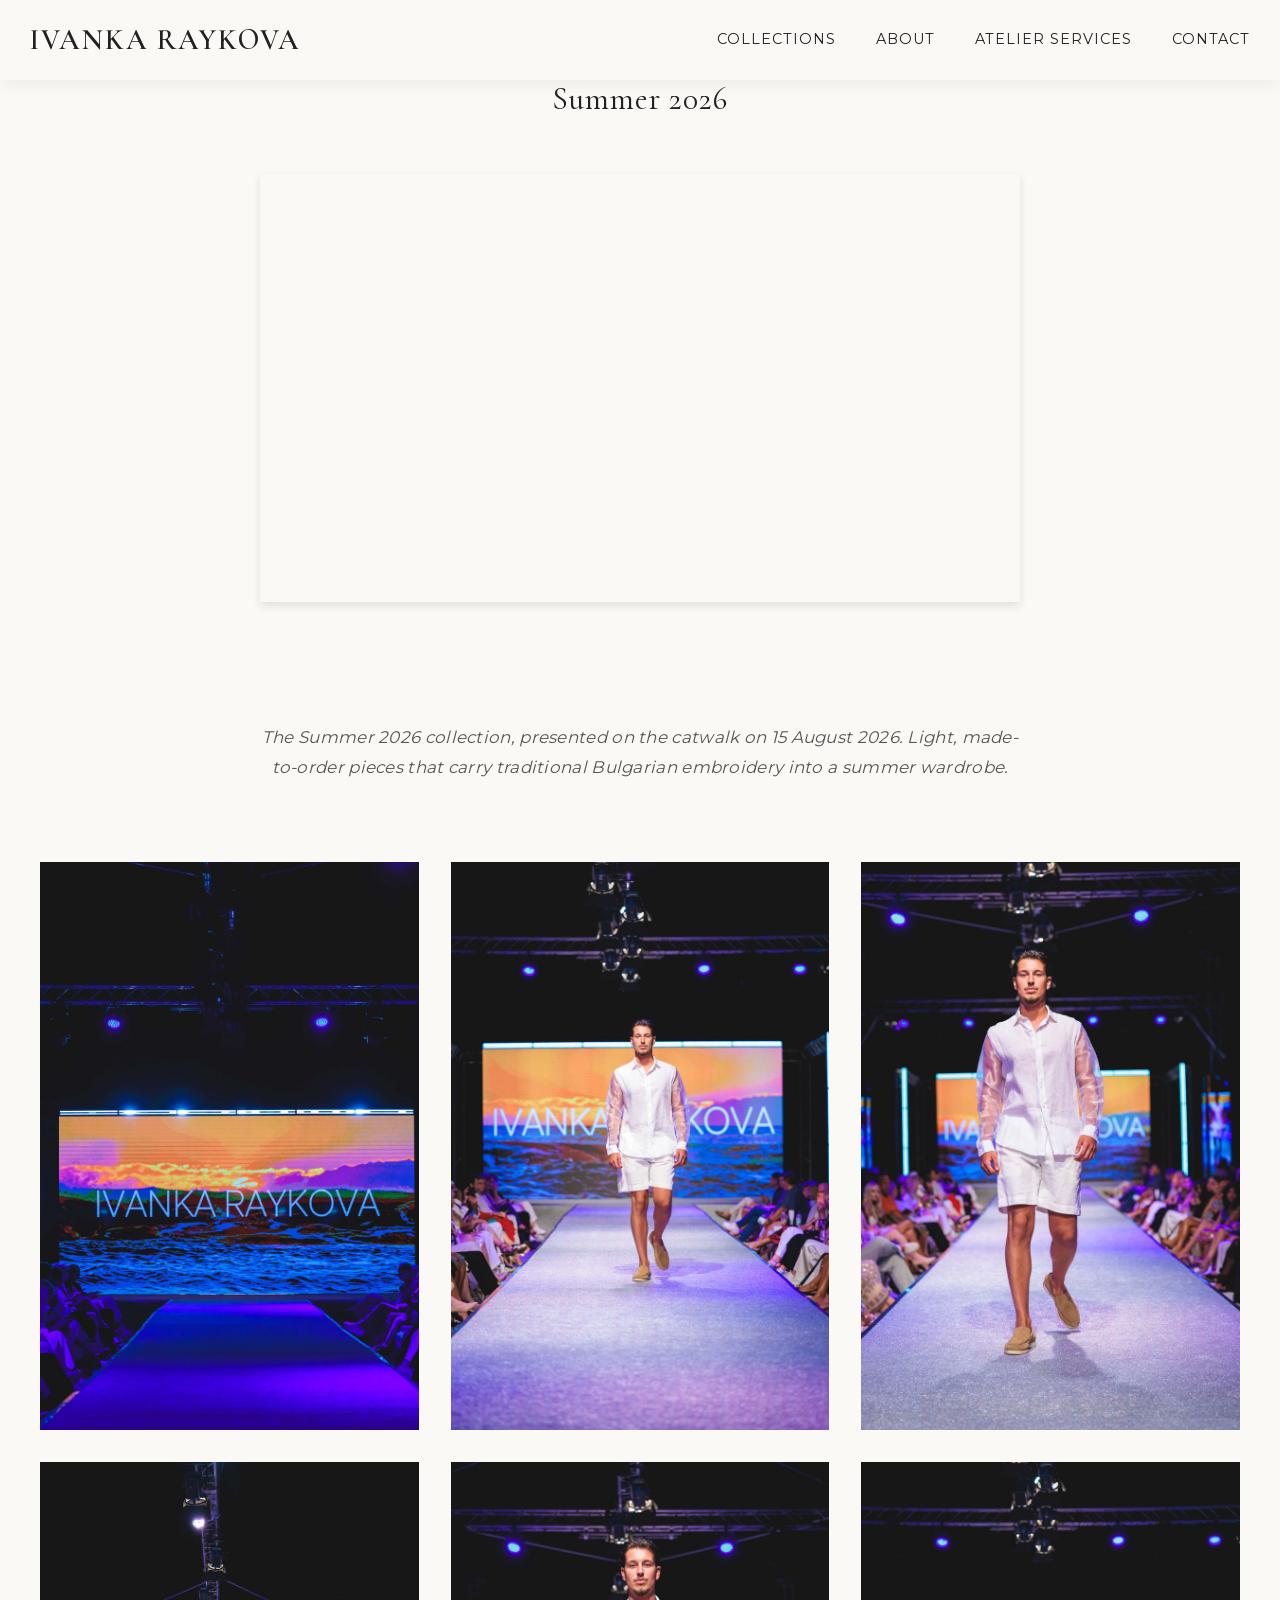
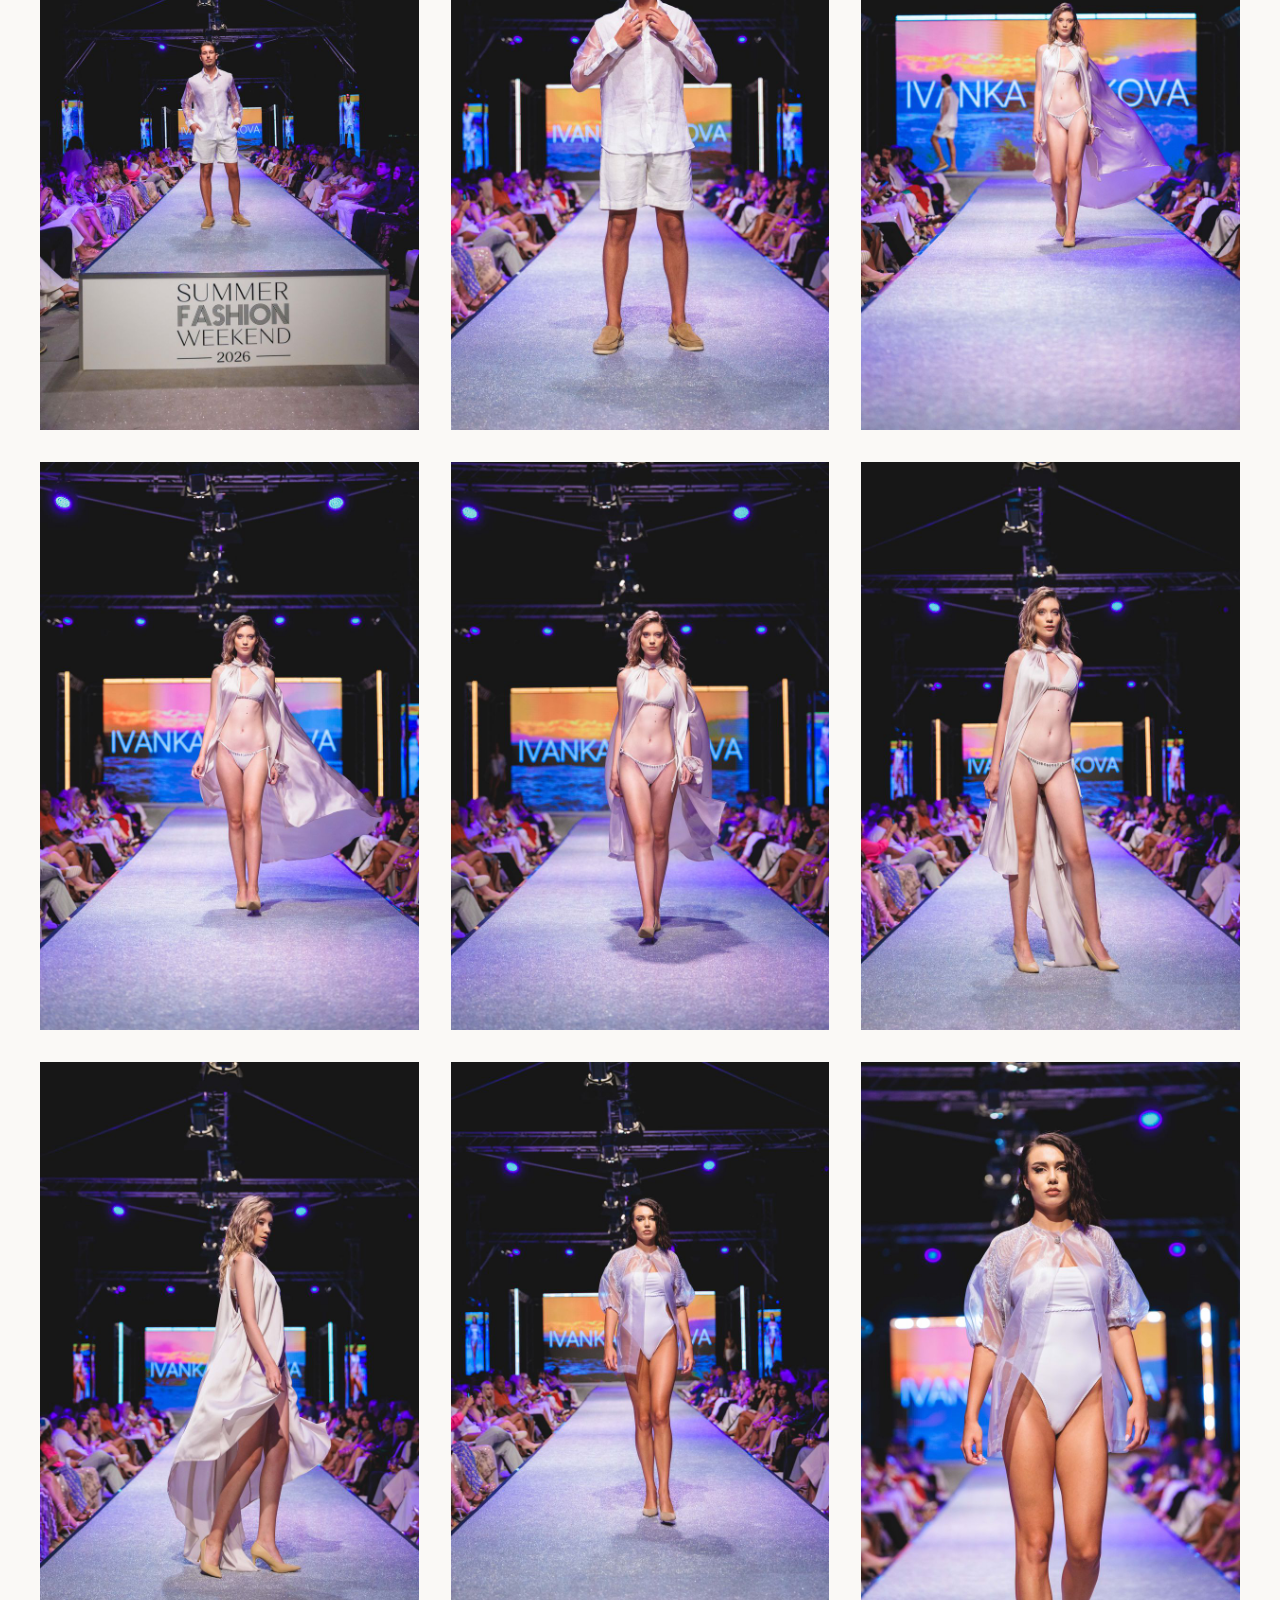
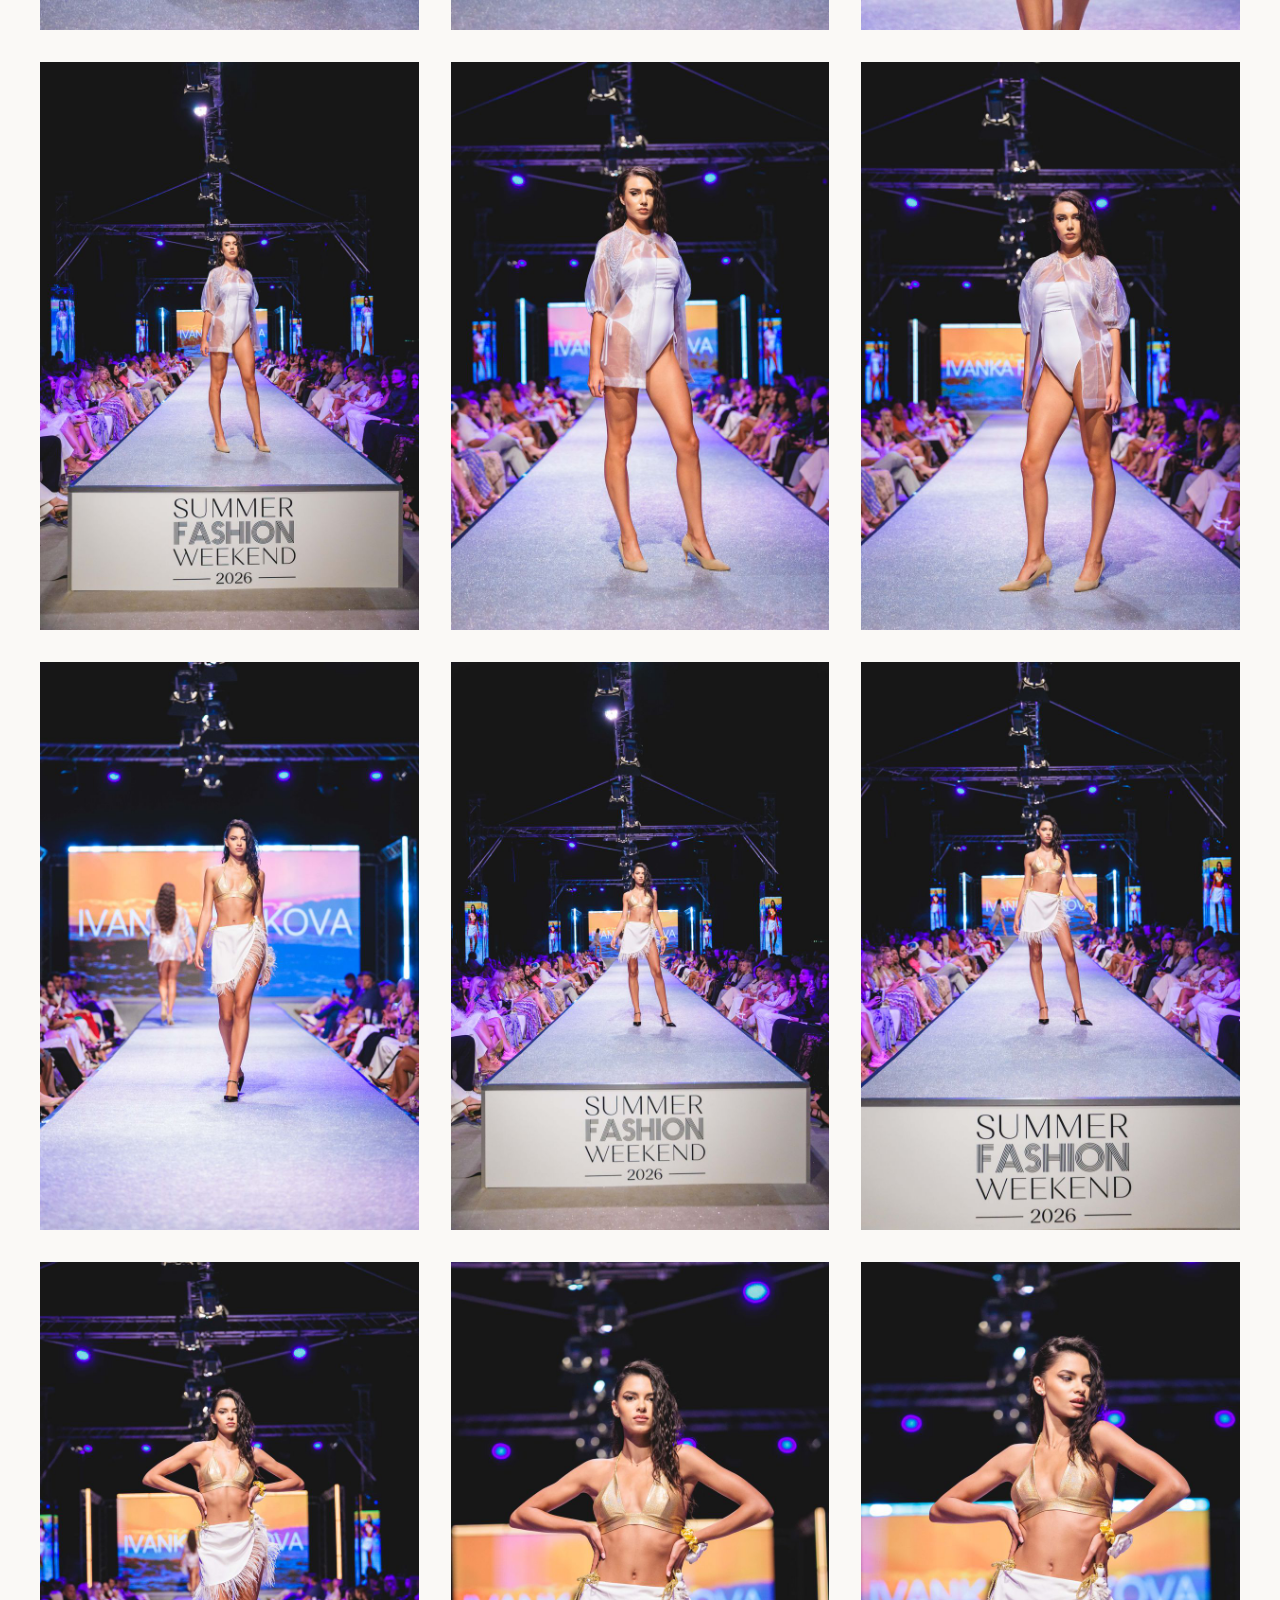
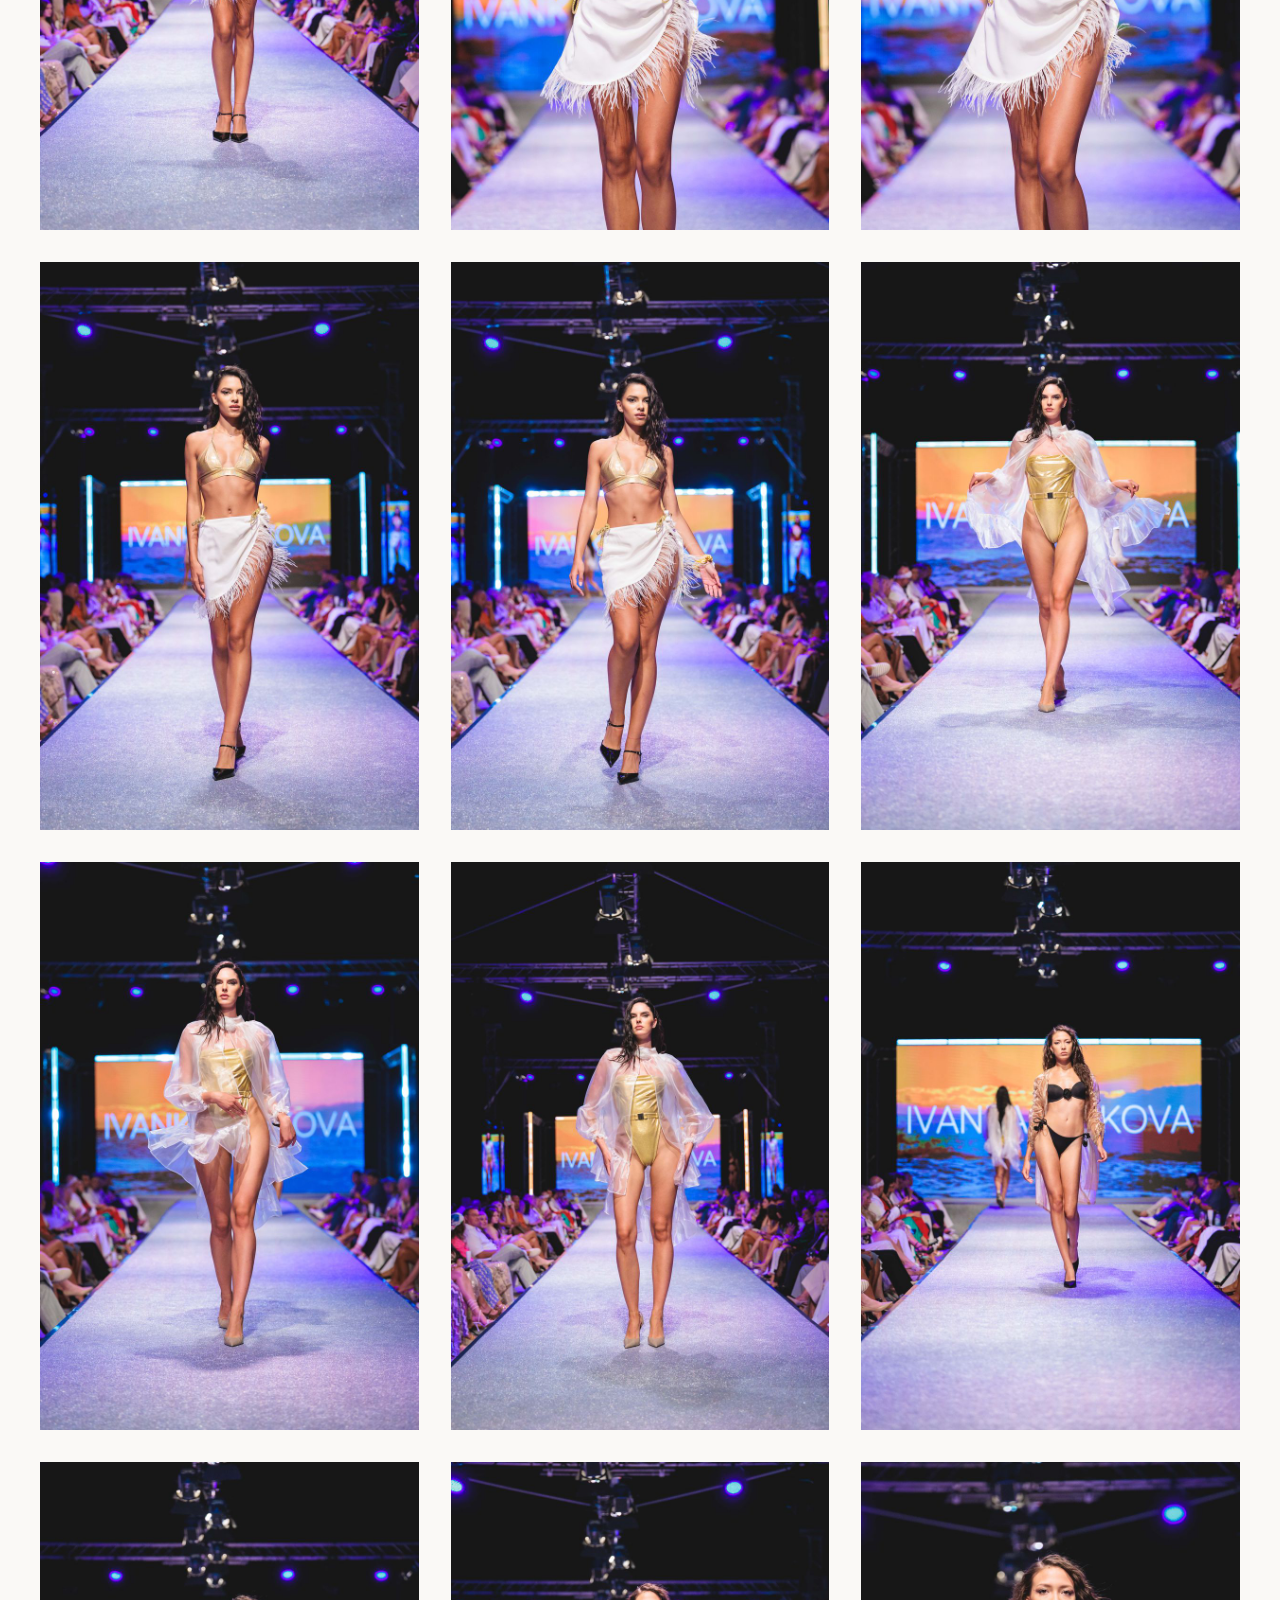
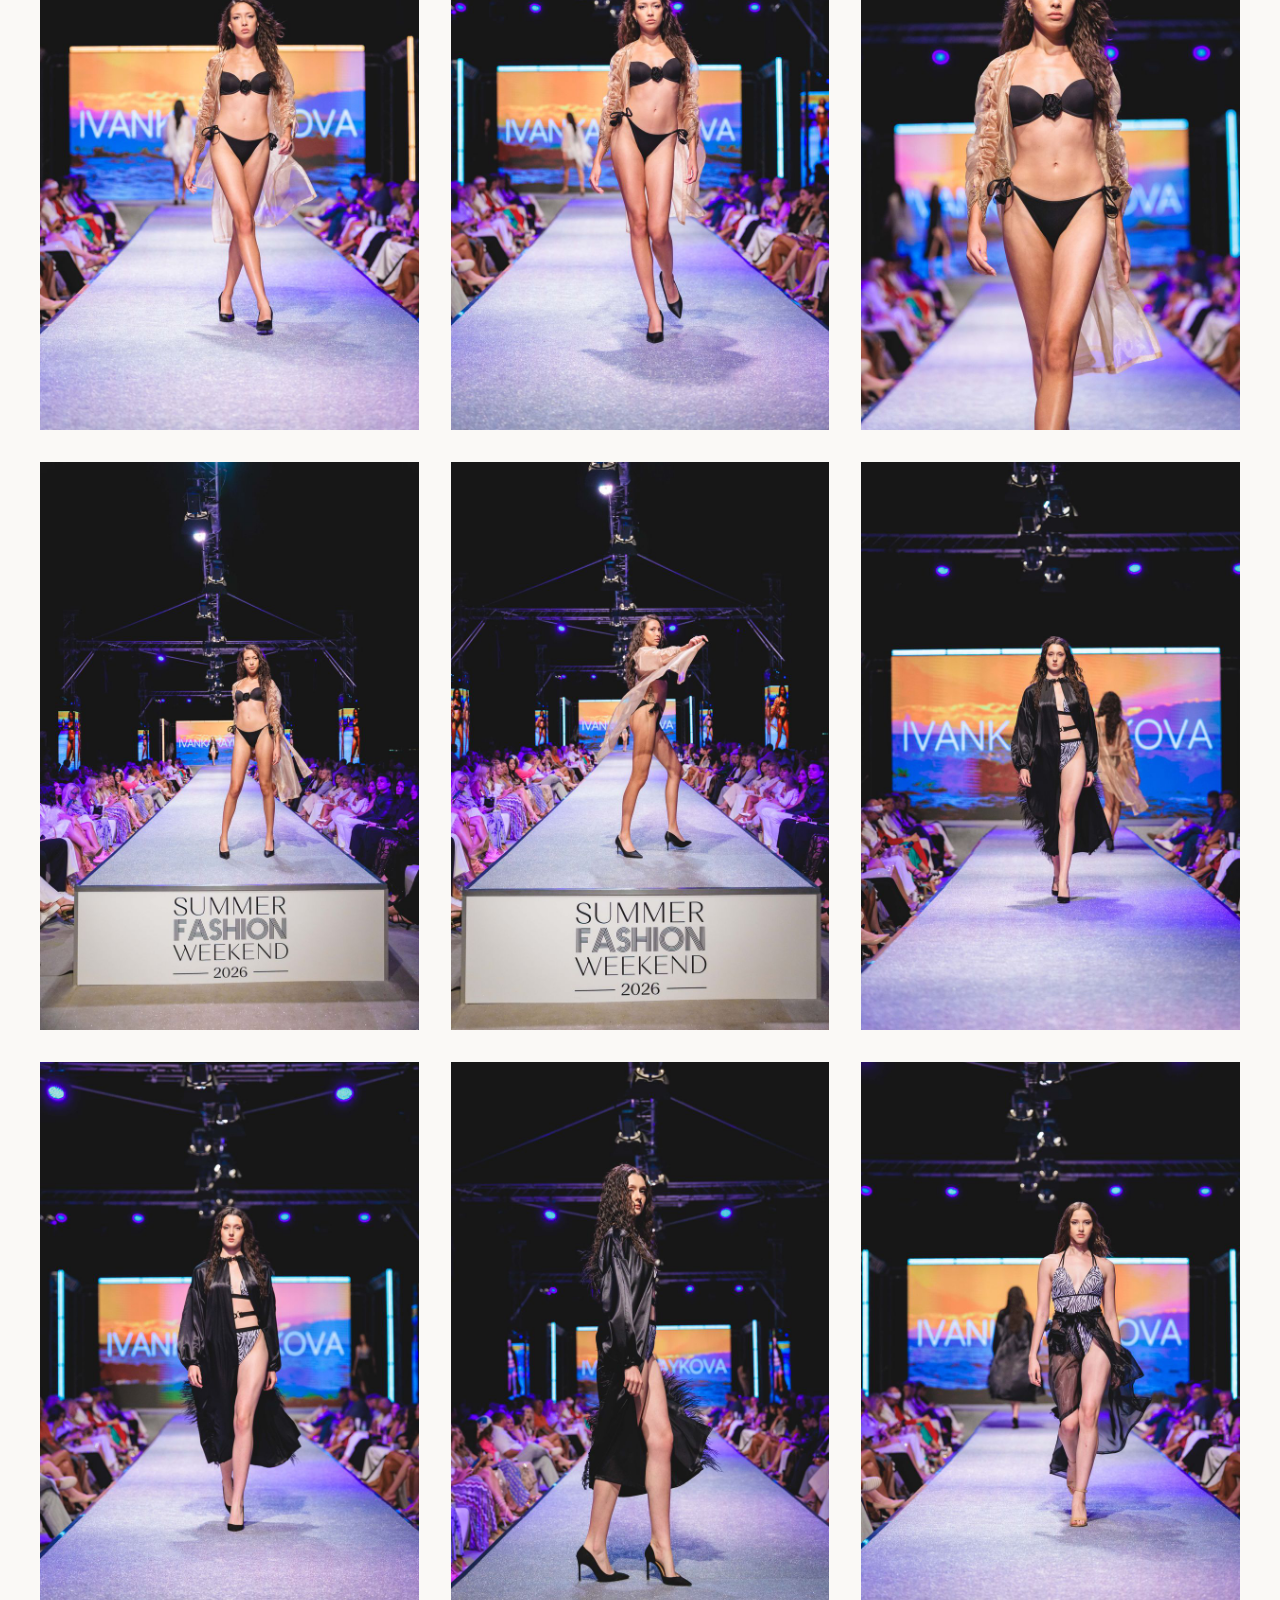
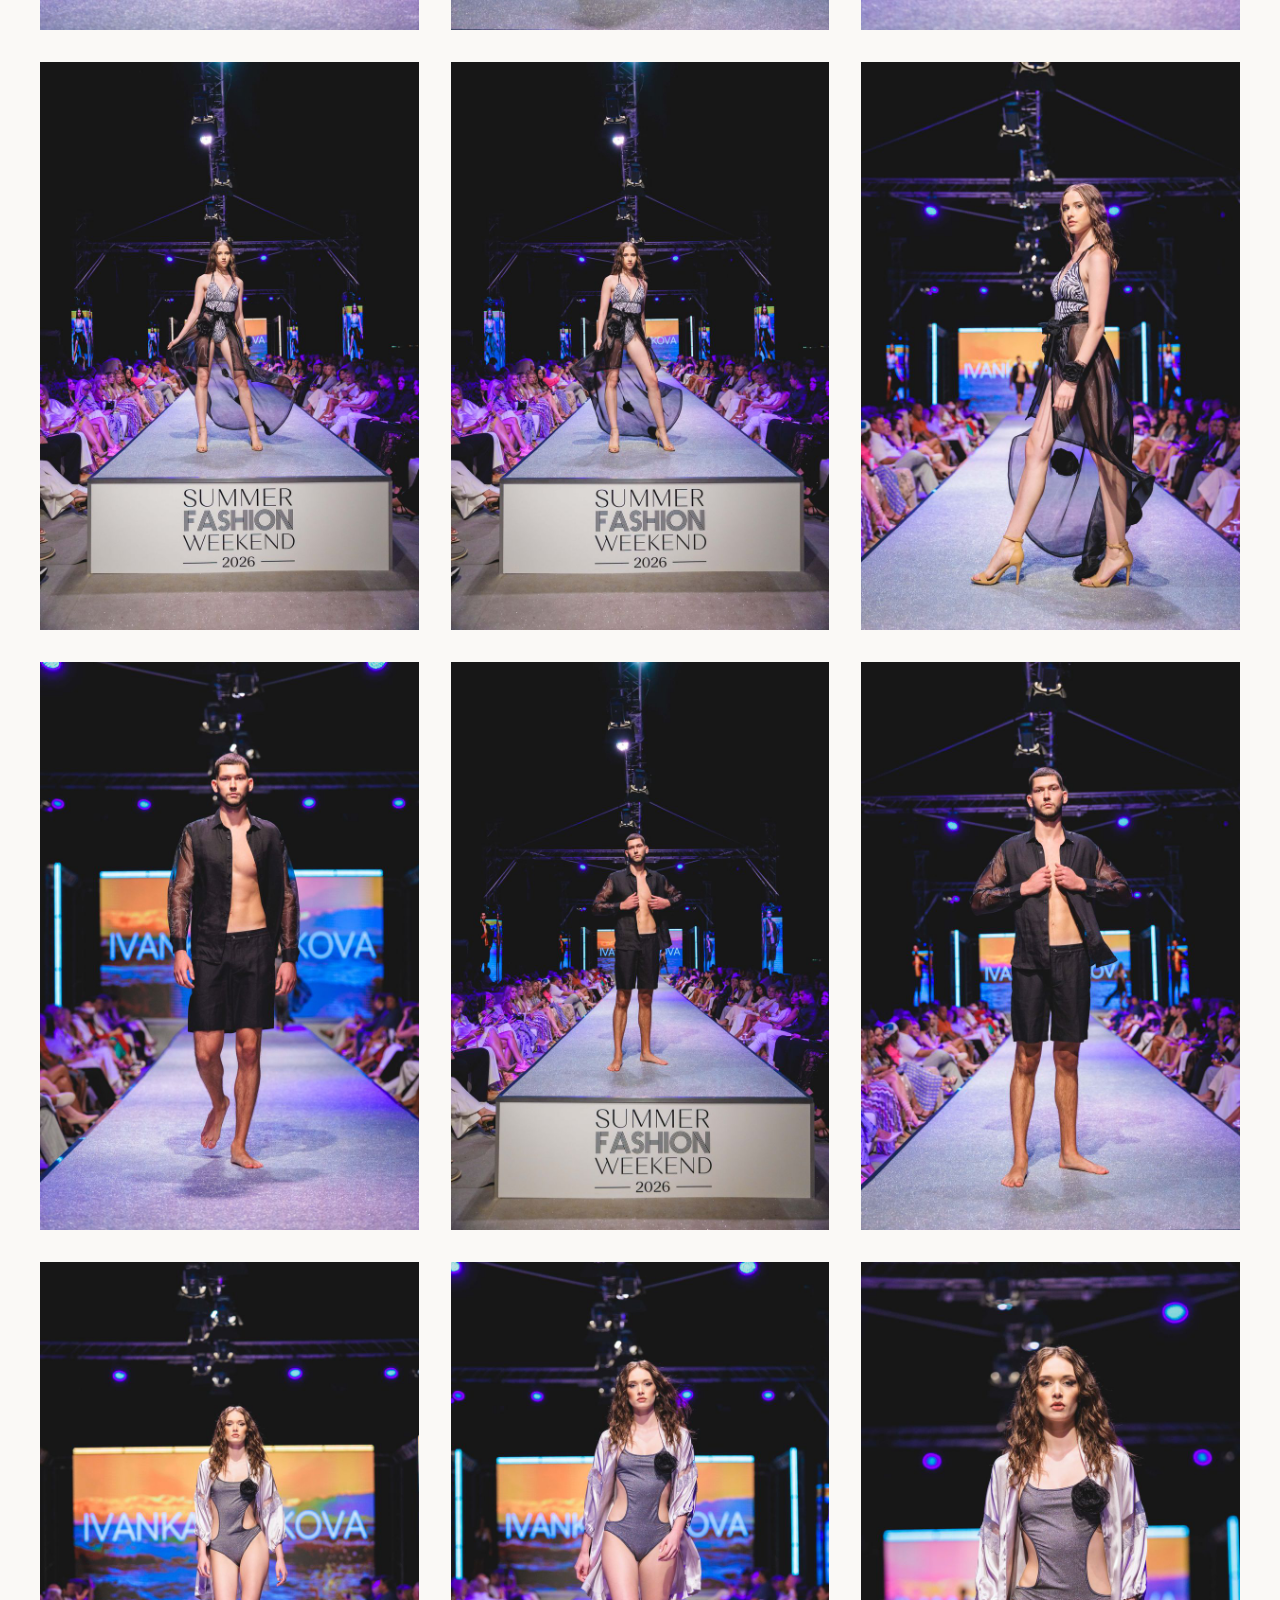
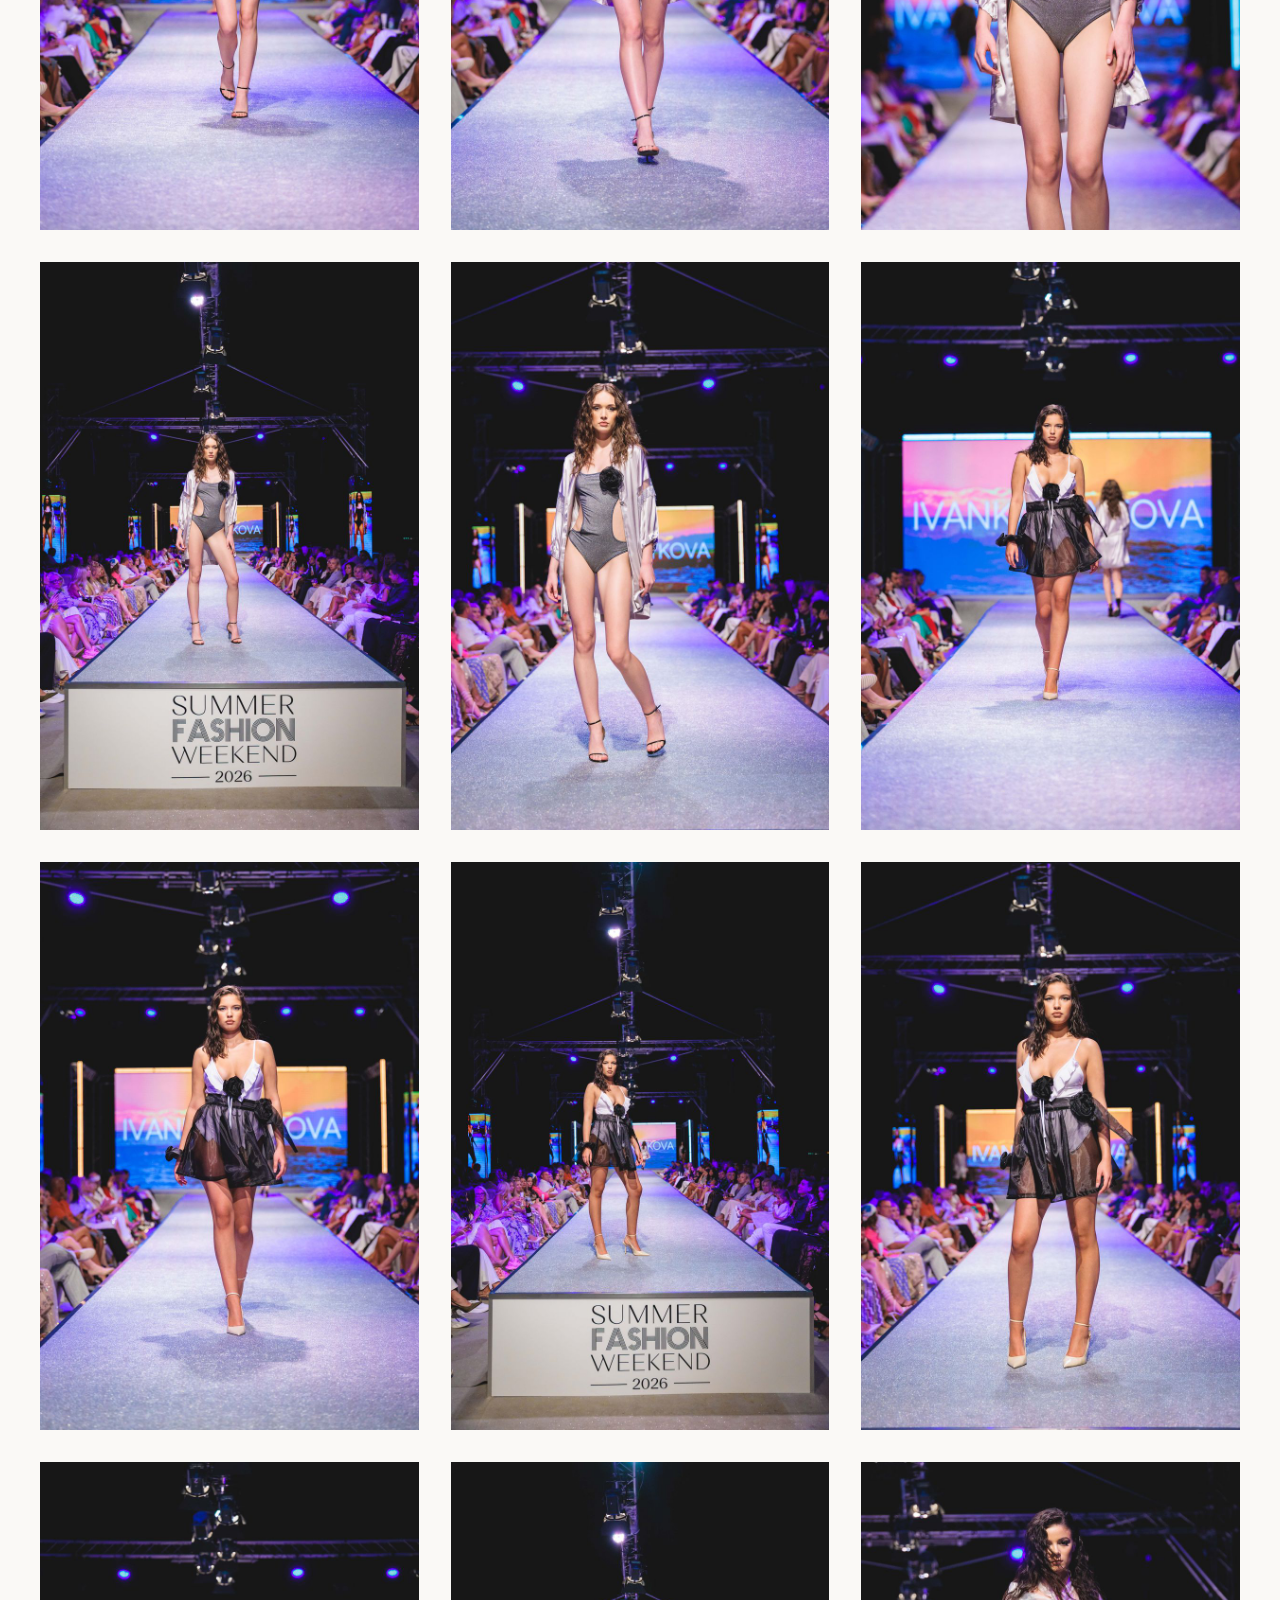
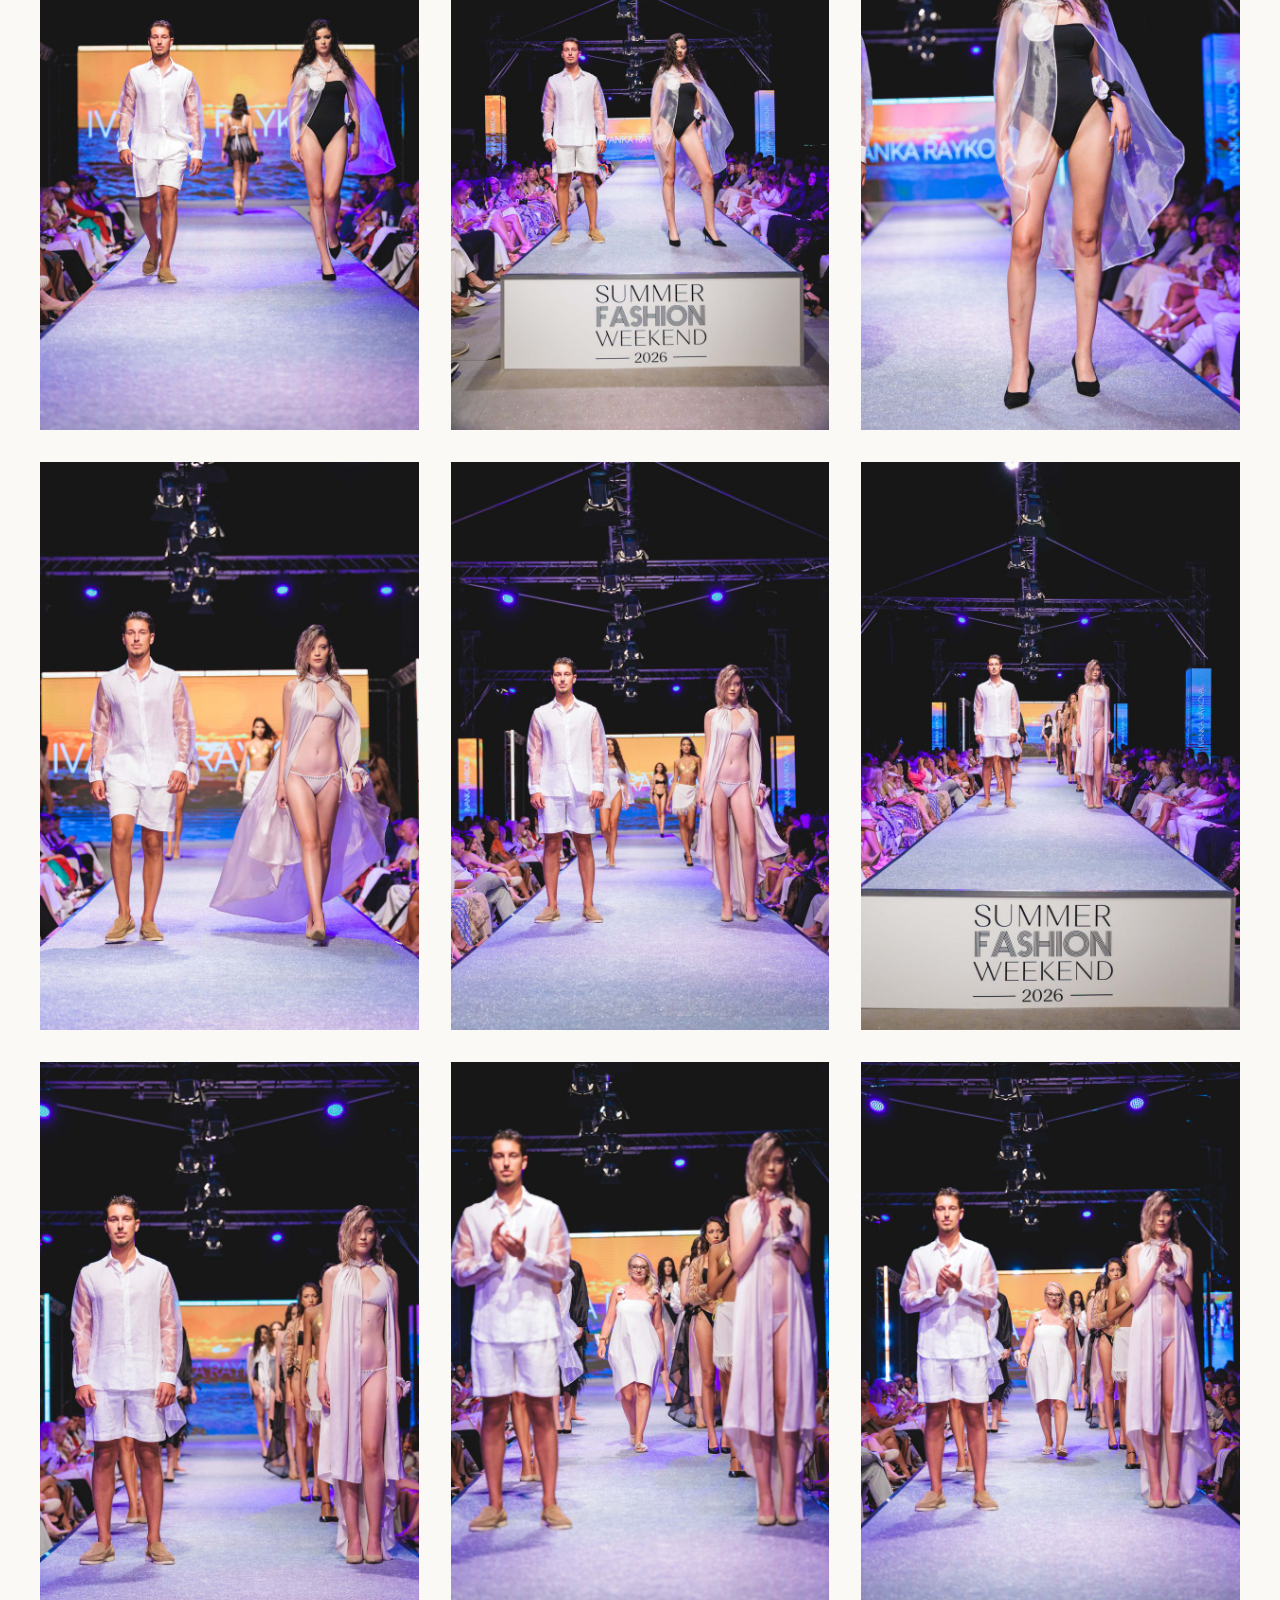
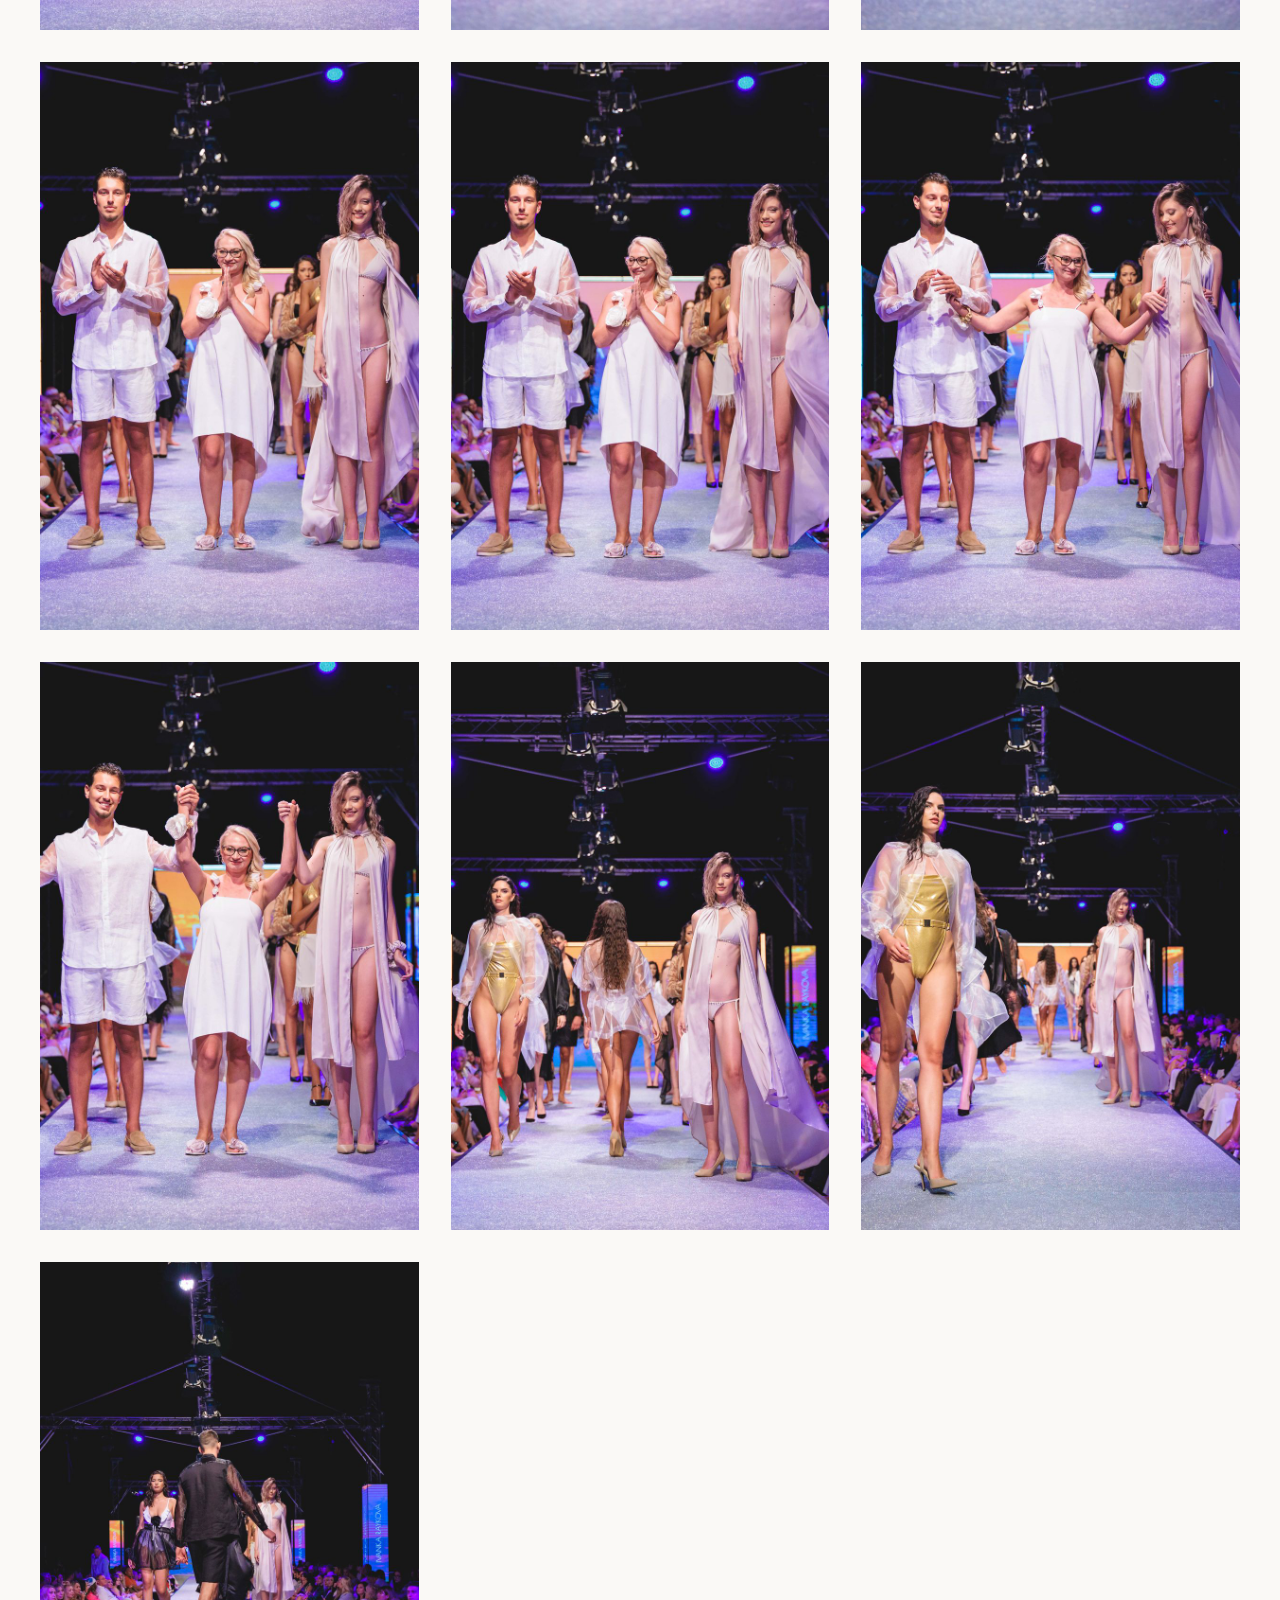
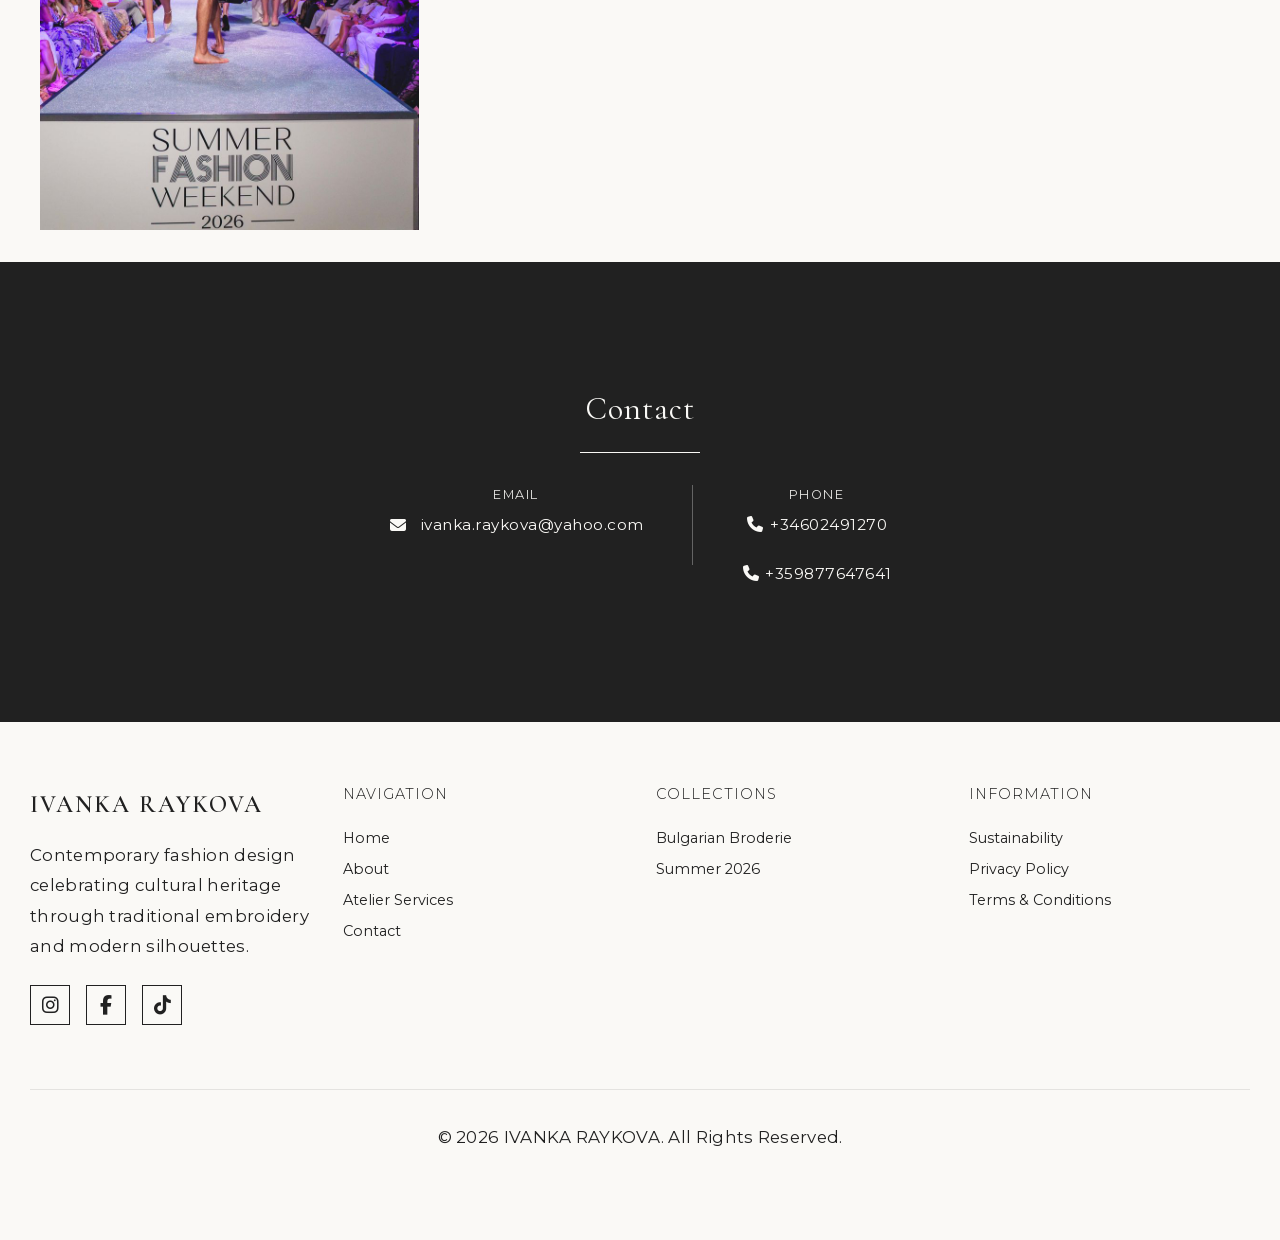
<file: collections/summer-2026/index.html>
<!DOCTYPE html>
<html lang="en">

<head>
    <meta charset="UTF-8">
    <meta name="viewport" content="width=device-width, initial-scale=1.0">
    <title>Summer 2026 | IVANKA RAYKOVA</title>
    <meta name="description"
        content="Summer 2026 — the new collection by Ivanka Raykova, shown on the catwalk on 15 August 2026. Handcrafted, made-to-order pieces with traditional Bulgarian embroidery.">
    <link rel="canonical" href="https://ivankaraykova.com/collections/summer-2026/">
    <link rel="icon" href="../../images/favicon.svg" type="image/svg+xml">
    <link rel="apple-touch-icon" href="../../images/apple-touch-icon.png">
    <!-- Open Graph / social sharing -->
    <meta property="og:type" content="website">
    <meta property="og:title" content="Summer 2026 | IVANKA RAYKOVA">
    <meta property="og:description"
        content="The Summer 2026 collection: light, made-to-order pieces with traditional Bulgarian embroidery.">
    <meta property="og:url" content="https://ivankaraykova.com/collections/summer-2026/">
    <meta property="og:image" content="https://ivankaraykova.com/images/og-image-summer-2026.jpg">
    <meta property="og:image:width" content="1200">
    <meta property="og:image:height" content="630">
    <meta name="twitter:card" content="summary_large_image">
    <meta name="twitter:title" content="Summer 2026 | IVANKA RAYKOVA">
    <meta name="twitter:description"
        content="The Summer 2026 collection: light, made-to-order pieces with traditional Bulgarian embroidery.">
    <meta name="twitter:image" content="https://ivankaraykova.com/images/og-image-summer-2026.jpg">
    <link rel="stylesheet" href="../../fonts/fonts.css">
    <link rel="stylesheet" href="../../styles/collection-template.css">
    <link rel="stylesheet" href="https://cdnjs.cloudflare.com/ajax/libs/font-awesome/6.5.1/css/all.min.css"
        integrity="sha384-t1nt8BQoYMLFN5p42tRAtuAAFQaCQODekUVeKKZrEnEyp4H2R0RHFz0KWpmj7i8g" crossorigin="anonymous" referrerpolicy="no-referrer">
</head>

<body>
    <!-- Header -->
    <header>
        <div class="container">
            <div class="header-content">
                <a href="../../index.html" class="logo">IVANKA RAYKOVA</a>
                <!-- Desktop Navigation -->
                <nav>
                    <ul class="nav-desktop">
                        <li class="dropdown">
                            <a href="#" class="dropdown-toggle">Collections</a>
                            <div class="dropdown-content">
                                <a href="../bulgarian-broderie/">Bulgarian Broderie</a>
                                <a href="../summer-2026/">Summer 2026</a>
                                <!-- <a href="">Winter 2024</a> -->
                            </div>
                        </li>
                        <li><a href="../../index.html#about">About</a></li>
                        <li><a href="../../index.html#atelier">Atelier Services</a></li>
                        <li><a href="../../index.html#contact">Contact</a></li>
                    </ul>
                </nav>

                <!-- Mobile Navigation Toggle -->
                <button class="mobile-nav-toggle" aria-label="Open navigation menu" aria-expanded="false"
                    aria-controls="mobile-nav">≡</button>
                <div class="mobile-nav" id="mobile-nav">
                    <ul>
                        <li class="dropdown-mobile">
                            <a href="#">Collections</a>
                            <ul class="mobile-submenu">
                                <li><a href="../bulgarian-broderie/">Bulgarian Broderie</a></li>
                                <li><a href="../summer-2026/">Summer 2026</a></li>
                                <!-- <li><a href="">Winter 2024</a></li> -->
                            </ul>
                        </li>
                        <li><a href="../../index.html#about">About</a></li>
                        <li><a href="../../index.html#atelier">Atelier Services</a></li>
                        <li><a href="../../index.html#contact">Contact</a></li>
                    </ul>
                </div>
            </div>
        </div>
    </header>

    <!-- Collection Content -->
    <main>
        <div class="container">
            <h1 id="collection-title" class="section-title">Summer 2026</h1>

            <!-- Video: filled from data.json when the collection has one -->
            <div id="collection-video" class="collection-video" hidden></div>

            <p id="collection-description" class="collection-description"></p>
            <div id="collection-grid" class="collection-grid"></div>
        </div>
    </main>

    <!-- Product Detail Modal -->
    <div id="product-detail" class="product-detail" role="dialog" aria-modal="true" aria-labelledby="detail-title"
        hidden>
        <button id="closeDetailBtn" class="close-detail" aria-label="Close details">&times;</button>
        <button id="prevDetailBtn" class="detail-nav detail-nav-prev" aria-label="Previous look">&#8249;</button>
        <button id="nextDetailBtn" class="detail-nav detail-nav-next" aria-label="Next look">&#8250;</button>
        <div class="detail-container">
            <div class="detail-image">
                <img id="detail-img" src="[data-uri]" alt="">
            </div>
            <div class="detail-info">
                <p id="detail-counter" class="detail-counter"></p>
                <h2 id="detail-title" class="detail-title">Item details</h2>
                <p id="detail-description"></p>
                <div class="detail-specs">
                    <div class="spec-item">
                        <h3>Material</h3>
                        <p id="detail-material"></p>
                    </div>
                    <div class="spec-item">
                        <h3>Fabric</h3>
                        <p id="detail-fabric"></p>
                    </div>
                    <div class="spec-item">
                        <h3>Craftsmanship</h3>
                        <p id="detail-craftsmanship"></p>
                    </div>
                </div>
            </div>
        </div>
    </div>

    <!-- Contact -->
    <section id="contact" class="contact">
        <div class="container">
            <h2 class="section-title">Contact</h2>
            <div class="contact-content">
                <div class="contact-item">
                    <span class="contact-label">EMAIL</span>
                    <a href="mailto:ivanka.raykova@yahoo.com" class="contact-link">
                        <i class="fas fa-envelope"></i>
                        ivanka.raykova@yahoo.com
                    </a>
                </div>
                <div class="contact-divider"></div>
                <div class="contact-item">
                    <span class="contact-label">PHONE</span>
                    <div class="phone-links">
                        <a href="tel:+34602491270" class="contact-link">
                            <i class="fas fa-phone"></i>
                            +34602491270
                        </a>
                        <a href="tel:+359877647641" class="contact-link">
                            <i class="fas fa-phone"></i>
                            +359877647641
                        </a>
                    </div>
                </div>
            </div>
        </div>
    </section>

    <!-- Footer -->
    <footer>
        <div class="container">
            <div class="footer-content">
                <div class="footer-col">
                    <div class="footer-logo">IVANKA RAYKOVA</div>
                    <p>Contemporary fashion design celebrating cultural heritage through traditional embroidery and
                        modern silhouettes.</p>
                    <div class="social-links">
                        <a href="https://www.instagram.com/ivanka.atelier/" class="social-link" target="_blank" rel="noopener noreferrer"
                            aria-label="Instagram">
                            <i class="fab fa-instagram"></i>
                        </a>
                        <a href="https://www.facebook.com/Bulgaritasdesign" class="social-link" target="_blank" rel="noopener noreferrer"
                            aria-label="Facebook">
                            <i class="fab fa-facebook-f"></i>
                        </a>
                        <a href="https://www.tiktok.com/@ivanka.atelier" class="social-link" target="_blank" rel="noopener noreferrer"
                            aria-label="TikTok">
                            <i class="fab fa-tiktok"></i>
                        </a>
                    </div>
                </div>
                <div class="footer-col">
                    <h3 class="footer-heading">Navigation</h3>
                    <ul class="footer-nav">
                        <li><a href="../../index.html">Home</a></li>
                        <li><a href="../../index.html#about">About</a></li>
                        <li><a href="../../index.html#atelier">Atelier Services</a></li>
                        <li><a href="../../index.html#contact">Contact</a></li>
                    </ul>
                </div>
                <div class="footer-col">
                    <h3 class="footer-heading">Collections</h3>
                    <ul class="footer-nav">
                        <li><a href="../bulgarian-broderie/">Bulgarian Broderie</a></li>
                        <li><a href="../summer-2026/">Summer 2026</a></li>
                        <!-- <li><a href="">Winter 2024</a></li> -->
                    </ul>
                </div>
                <div class="footer-col">
                    <h3 class="footer-heading">Information</h3>
                    <ul class="footer-nav">
                        <li><a href="../../sustainability.html" target="_blank" rel="noopener noreferrer">Sustainability</a></li>
                        <li><a href="../../privacy-policy.html" target="_blank" rel="noopener noreferrer">Privacy Policy</a></li>
                        <li><a href="../../terms-and-conditions.html" target="_blank" rel="noopener noreferrer">Terms & Conditions</a></li>
                    </ul>
                </div>
            </div>
            <div class="copyright">
                <p>&copy; 2026 IVANKA RAYKOVA. All Rights Reserved.</p>
            </div>
        </div>
    </footer>

    <!-- Scripts -->
    <script src="../../scripts/collection-template.js"></script>
    <script>
        // Mobile Navigation (same behavior as the homepage)
        const mobileNavToggle = document.querySelector('.mobile-nav-toggle');
        const mobileNav = document.querySelector('.mobile-nav');

        if (mobileNavToggle && mobileNav) {
            mobileNavToggle.addEventListener('click', () => {
                const isOpen = mobileNav.classList.toggle('active');
                mobileNavToggle.textContent = isOpen ? '×' : '≡';
                mobileNavToggle.setAttribute('aria-expanded', isOpen ? 'true' : 'false');
                mobileNavToggle.setAttribute('aria-label', isOpen ? 'Close navigation menu' : 'Open navigation menu');
            });
        }

        // Mobile dropdown submenu - prevent the whole menu from closing
        const mobileDropdownToggle = document.querySelector('.dropdown-mobile > a');
        const mobileSubmenu = document.querySelector('.mobile-submenu');

        if (mobileDropdownToggle && mobileSubmenu) {
            mobileDropdownToggle.addEventListener('click', (e) => {
                e.preventDefault();
                e.stopPropagation();
                mobileSubmenu.classList.toggle('active');
                mobileDropdownToggle.textContent = mobileSubmenu.classList.contains('active')
                    ? 'Collections -'
                    : 'Collections +';
            });
        }

        // Close mobile nav when clicking a link (except the dropdown toggle)
        const mobileNavLinks = document.querySelectorAll('.mobile-nav a:not(.dropdown-mobile > a)');
        mobileNavLinks.forEach(link => {
            link.addEventListener('click', () => {
                mobileNav.classList.remove('active');
                mobileNavToggle.textContent = '≡';
                mobileNavToggle.setAttribute('aria-expanded', 'false');
                mobileNavToggle.setAttribute('aria-label', 'Open navigation menu');
            });
        });
    </script>
</body>

</html>
</file>
<file: fonts/fonts.css>
/* Self-hosted web fonts, SIL Open Font License 1.1. Latin subset only. */

@font-face {
   font-family: 'Cormorant Garamond';
   font-style: normal;
   font-weight: 400;
   font-display: swap;
   src: url('cormorant-garamond-400.woff2') format('woff2');
   unicode-range: U+0000-00FF, U+0131, U+0152-0153, U+02BB-02BC, U+02C6, U+02DA, U+02DC, U+0304, U+0308, U+0329, U+2000-206F, U+20AC, U+2122, U+2191, U+2193, U+2212, U+2215, U+FEFF, U+FFFD;
}

@font-face {
   font-family: 'Cormorant Garamond';
   font-style: normal;
   font-weight: 500;
   font-display: swap;
   src: url('cormorant-garamond-500.woff2') format('woff2');
   unicode-range: U+0000-00FF, U+0131, U+0152-0153, U+02BB-02BC, U+02C6, U+02DA, U+02DC, U+0304, U+0308, U+0329, U+2000-206F, U+20AC, U+2122, U+2191, U+2193, U+2212, U+2215, U+FEFF, U+FFFD;
}

@font-face {
   font-family: 'Cormorant Garamond';
   font-style: normal;
   font-weight: 600;
   font-display: swap;
   src: url('cormorant-garamond-600.woff2') format('woff2');
   unicode-range: U+0000-00FF, U+0131, U+0152-0153, U+02BB-02BC, U+02C6, U+02DA, U+02DC, U+0304, U+0308, U+0329, U+2000-206F, U+20AC, U+2122, U+2191, U+2193, U+2212, U+2215, U+FEFF, U+FFFD;
}

@font-face {
   font-family: 'Montserrat';
   font-style: normal;
   font-weight: 300;
   font-display: swap;
   src: url('montserrat-300.woff2') format('woff2');
   unicode-range: U+0000-00FF, U+0131, U+0152-0153, U+02BB-02BC, U+02C6, U+02DA, U+02DC, U+0304, U+0308, U+0329, U+2000-206F, U+20AC, U+2122, U+2191, U+2193, U+2212, U+2215, U+FEFF, U+FFFD;
}

@font-face {
   font-family: 'Montserrat';
   font-style: normal;
   font-weight: 400;
   font-display: swap;
   src: url('montserrat-400.woff2') format('woff2');
   unicode-range: U+0000-00FF, U+0131, U+0152-0153, U+02BB-02BC, U+02C6, U+02DA, U+02DC, U+0304, U+0308, U+0329, U+2000-206F, U+20AC, U+2122, U+2191, U+2193, U+2212, U+2215, U+FEFF, U+FFFD;
}

@font-face {
   font-family: 'Montserrat';
   font-style: normal;
   font-weight: 500;
   font-display: swap;
   src: url('montserrat-500.woff2') format('woff2');
   unicode-range: U+0000-00FF, U+0131, U+0152-0153, U+02BB-02BC, U+02C6, U+02DA, U+02DC, U+0304, U+0308, U+0329, U+2000-206F, U+20AC, U+2122, U+2191, U+2193, U+2212, U+2215, U+FEFF, U+FFFD;
}

@font-face {
   font-family: 'Montserrat';
   font-style: normal;
   font-weight: 600;
   font-display: swap;
   src: url('montserrat-600.woff2') format('woff2');
   unicode-range: U+0000-00FF, U+0131, U+0152-0153, U+02BB-02BC, U+02C6, U+02DA, U+02DC, U+0304, U+0308, U+0329, U+2000-206F, U+20AC, U+2122, U+2191, U+2193, U+2212, U+2215, U+FEFF, U+FFFD;
}
</file>
<file: styles/main.css>
/* Base Styles */
      :root {
         --primary-color: #f8f8f8;
         --secondary-color: #212121;
         --accent-color: #e0e0e0;
         --font-main: 'Montserrat', 'Helvetica Neue', Arial, sans-serif;
         --font-secondary: 'Cormorant Garamond', Georgia, 'Times New Roman', serif;
         --transition: all 0.3s ease;
      }

      * {
         margin: 0;
         padding: 0;
         box-sizing: border-box;
      }

      body {
         font-family: var(--font-main);
         color: var(--secondary-color);
         background-color: var(--primary-color);
         line-height: 1.6;
         overflow-x: hidden;
      }

      a {
         text-decoration: none;
         color: inherit;
      }

      ul {
         list-style: none;
      }

      img {
         max-width: 100%;
         height: auto;
         display: block;
      }

      button,
      .btn {
         background: none;
         border: none;
         cursor: pointer;
         font-family: inherit;
         font-size: inherit;
         padding: 0;
      }

      .container {
         width: 100%;
         max-width: 1400px;
         margin: 0 auto;
         padding: 0 20px;
      }

      /* Typography */
      h1,
      h2,
      h3,
      h4,
      h5 {
         font-weight: 500;
         line-height: 1.2;
      }

      h1 {
         font-size: clamp(2.2rem, 5vw, 4rem);
         letter-spacing: 0.5px;
      }

      h2 {
         font-size: clamp(1.8rem, 4vw, 2.8rem);
         margin-bottom: 2rem;
         letter-spacing: 0.5px;
      }

      h3 {
         font-size: clamp(1.2rem, 3vw, 1.8rem);
         margin-bottom: 1rem;
      }

      p {
         margin-bottom: 1.5rem;
         font-size: clamp(0.9rem, 2vw, 1rem);
         letter-spacing: 0.3px;
      }

      .uppercase {
         text-transform: uppercase;
      }

      .text-center {
         text-align: center;
      }

      /* Header */
      header {
         position: fixed;
         top: 0;
         left: 0;
         width: 100%;
         z-index: 1000;
         background-color: rgba(248, 248, 248, 0.95);
         transition: var(--transition);
      }

      .header-content {
         display: flex;
         justify-content: space-between;
         align-items: center;
         padding: 1.5rem 0;
      }

      .logo {
         font-family: var(--font-secondary);
         font-size: 1.8rem;
         font-weight: 600;
         letter-spacing: 2px;
      }

      /* Buttons and text links */
      .btn {
         display: inline-block;
         padding: 0.9rem 1.8rem;
         font-size: 0.8rem;
         font-weight: 500;
         letter-spacing: 1.5px;
         text-transform: uppercase;
         border: 1px solid currentColor;
         transition: var(--transition);
      }

      .btn-light {
         background-color: var(--primary-color);
         border-color: var(--primary-color);
         color: var(--secondary-color);
      }

      .btn-light:hover {
         background-color: transparent;
         color: var(--primary-color);
      }

      .btn-outline {
         color: var(--primary-color);
      }

      .btn-outline:hover {
         background-color: var(--primary-color);
         color: var(--secondary-color);
      }

      .text-link {
         font-size: 0.85rem;
         letter-spacing: 1.5px;
         text-transform: uppercase;
         border-bottom: 1px solid currentColor;
         padding-bottom: 2px;
         transition: var(--transition);
      }

      .text-link:hover {
         opacity: 0.6;
      }

      /* IMPORTANT: Hide the mobile toggle button by default (for desktop) */
      .mobile-nav-toggle {
         display: none;
         background: none;
         border: none;
         font-size: 1.5rem;
         cursor: pointer;
         z-index: 2000;
      }

      /* Mobile Navigation */
      .mobile-nav {
         position: fixed;
         top: 0;
         right: -100%;
         width: 100%;
         height: 100vh;
         background-color: var(--primary-color);
         padding: 6rem 2rem 2rem;
         transition: var(--transition);
         z-index: 1500;
         overflow-y: auto;
      }

      .mobile-nav.active {
         right: 0;
      }

      .mobile-nav li {
         margin-bottom: 1.5rem;
         font-size: 1.2rem;
         text-transform: uppercase;
         letter-spacing: 1px;
      }

      .mobile-submenu {
         display: none;
         margin: 1rem 0 0.5rem 1rem;
         padding-left: 1rem;
         border-left: 1px solid var(--accent-color);
      }

      .mobile-submenu.active {
         display: block;
      }

      .mobile-submenu li {
         margin-bottom: 1rem;
         font-size: 1rem;
      }

      .dropdown-mobile>a::after {
         content: ' +';
         font-size: 1.2rem;
      }

      /* Hero Section */
      .hero {
         height: 100vh;
         height: 100svh;
         margin-top: 0;
         position: relative;
         overflow: hidden;
         background-color: var(--secondary-color);
      }

      .hero-media {
         position: absolute;
         inset: 0;
      }

      .hero-img,
      .hero-video {
         position: absolute;
         inset: 0;
         width: 100%;
         height: 100%;
         object-fit: cover;
         object-position: center;
      }

      /* The film fades in over the still once it is actually playing */
      .hero-video {
         opacity: 0;
         transition: opacity 1.2s ease;
      }

      .hero-video.is-playing {
         opacity: 1;
      }

      /* Darkens the lower part so the text stays readable over any frame */
      .hero-media::after {
         content: '';
         position: absolute;
         inset: 0;
         background: linear-gradient(to top, rgba(0, 0, 0, 0.6) 0%, rgba(0, 0, 0, 0.15) 45%, rgba(0, 0, 0, 0) 70%);
      }

      .hero .container {
         position: relative;
         height: 100%;
      }

      .hero-content {
         position: absolute;
         bottom: 10%;
         left: 20px;
         right: 20px;
         color: white;
         text-shadow: 0 1px 6px rgba(0, 0, 0, 0.35);
      }

      .hero-kicker {
         font-size: 0.8rem;
         letter-spacing: 3px;
         text-transform: uppercase;
         margin-bottom: 1rem;
      }

      .hero-title {
         font-family: var(--font-secondary);
         max-width: 14ch;
         margin-bottom: 1rem;
      }

      .hero-subtitle {
         font-size: clamp(1rem, 3vw, 1.2rem);
         max-width: 600px;
         margin-bottom: 2rem;
      }

      .hero-actions {
         display: flex;
         flex-wrap: wrap;
         gap: 1rem;
      }

      /* Collections */
      .collections {
         padding: 8rem 0;
      }

      .section-title {
         text-align: center;
         margin-bottom: 4rem;
         font-family: var(--font-secondary);
      }

      .collections .section-title {
         margin-bottom: 0.75rem;
      }

      .section-subtitle {
         text-align: center;
         color: #565656;
         margin: 0 auto 3rem;
         max-width: 600px;
      }

      .section-action {
         text-align: center;
         margin: 3rem 0 0;
      }

      .collection-grid {
         display: grid;
         grid-template-columns: repeat(auto-fill, minmax(300px, 1fr));
         gap: 2rem;
      }

      .collection-item {
         display: block;
         position: relative;
         overflow: hidden;
         transition: var(--transition);
         cursor: pointer;
      }

      .collection-item:focus-visible {
         outline: 2px solid var(--secondary-color);
         outline-offset: 4px;
      }

      .collection-img {
         width: 100%;
         aspect-ratio: 2/3;
         object-fit: cover;
         transition: transform 0.5s ease;
      }

      .collection-item:hover .collection-img {
         transform: scale(1.03);
      }

      /* Second collection block on the home page sits closer to the first */
      .collections-secondary {
         padding-top: 0;
      }

      /* Home page preview: one look on phones, the full row on larger screens */
      @media screen and (max-width: 768px) {
         .home-collection {
            max-width: 400px;
            margin: 0 auto;
         }

         .home-collection .desktop-only {
            display: none;
         }
      }

      /* About */
      .about {
         padding: 8rem 0;
         background-color: var(--accent-color);
      }

      .about-content {
         display: flex;
         flex-wrap: wrap;
         align-items: center;
         gap: 4rem;
      }

      .about-image {
         flex: 1;
         min-width: 300px;
      }

      .about-image img {
         width: 100%;
         height: auto;
      }

      .about-text {
         flex: 1;
         min-width: 300px;
      }

      .about-title {
         font-family: var(--font-secondary);
         margin-bottom: 2rem;
      }

      /* Atelier */
      .atelier {
         padding: 8rem 0;
      }

      /* Two services side by side on wide screens, stacked below 900px */
      .atelier-content {
         display: grid;
         grid-template-columns: 1fr;
         gap: 2rem;
         max-width: 1100px;
         margin: 0 auto;
         text-align: left;
      }

      @media screen and (min-width: 900px) {
         .atelier-content {
            grid-template-columns: 1fr 1fr;
            gap: 3rem;
            align-items: start;
         }
      }

      .atelier-card {
         background-color: #fff;
         border: 1px solid var(--accent-color);
         padding: 2.5rem;
      }

      .atelier-card > .section-separator:first-of-type,
      .atelier > .container > .section-separator {
         display: none;
      }

      .atelier-card ul,
      .atelier-card ol {
         padding-left: 1.3rem;
      }

      .atelier-card ul {
         list-style: disc;
      }

      /* Atelier text styling */
      .atelier h3,
      .atelier h4,
      .atelier ol,
      .atelier ul,
      .atelier li {
         font-family: var(--font-main);
         font-size: clamp(0.9rem, 2vw, 1rem);
         font-weight: normal;
         letter-spacing: 0.3px;
         line-height: 1.6;
      }

      .atelier h3,
      .atelier h4 {
         font-weight: bold;
         margin-bottom: 1.5rem;
         margin-top: 1.5rem;
      }

      .atelier ol,
      .atelier ul {
         margin-bottom: 1.5rem;
      }

      .atelier li {
         margin-bottom: 1rem;
      }

      /* Contact */
      .contact {
         padding: 8rem 0;
         background-color: var(--secondary-color);
         color: var(--primary-color);
      }

      .contact-content {
         display: flex;
         flex-wrap: wrap;
         justify-content: space-between;
         gap: 4rem;
      }

      .contact-title {
         font-family: var(--font-secondary);
         margin-bottom: 2rem;
      }

      .contact-item {
         margin-bottom: 1.5rem;
      }

      .contact-label {
         display: block;
         font-size: 0.9rem;
         margin-bottom: 0.5rem;
         letter-spacing: 1px;
         text-transform: uppercase;
      }

      /* Footer */
      footer {
         padding: 4rem 0;
         background-color: var(--primary-color);
      }

      .footer-content {
         display: flex;
         flex-wrap: wrap;
         justify-content: space-between;
         gap: 2rem;
      }

      .footer-logo {
         font-family: var(--font-secondary);
         font-size: 1.5rem;
         font-weight: 600;
         letter-spacing: 2px;
         margin-bottom: 1rem;
      }

      .footer-col {
         flex: 1;
         min-width: 200px;
      }

      .footer-heading {
         margin-bottom: 1.5rem;
         font-size: 0.9rem;
         letter-spacing: 1px;
         text-transform: uppercase;
      }

      .footer-nav li {
         margin-bottom: 0.5rem;
         font-size: 0.9rem;
      }

      .footer-nav a:hover {
         text-decoration: underline;
      }

      .social-links {
         display: flex;
         gap: 1rem;
         margin-top: 1rem;
      }

      .social-link {
         display: flex;
         align-items: center;
         justify-content: center;
         width: 40px;
         height: 40px;
         border: 1px solid var(--secondary-color);
         transition: var(--transition);
         font-size: 1.2rem;
      }

      .social-link:hover {
         background-color: var(--secondary-color);
         color: var(--primary-color);
      }

      .copyright {
         margin-top: 4rem;
         padding-top: 2rem;
         border-top: 1px solid rgba(33, 33, 33, 0.1);
         text-align: center;
         font-size: 0.8rem;
      }

      /* Keyboard focus */
      a:focus-visible,
      button:focus-visible {
         outline: 2px solid currentColor;
         outline-offset: 3px;
      }

      /* Desktop Navigation */
      .nav-desktop {
         display: flex;
         align-items: center;
      }

      .nav-desktop li {
         margin-left: 2.5rem;
         font-size: 0.9rem;
         letter-spacing: 1px;
         text-transform: uppercase;
         position: relative;
      }

      .nav-desktop a {
         position: relative;
         transition: var(--transition);
      }

      .nav-desktop a:hover {
         opacity: 0.7;
      }

      .nav-desktop a::after {
         content: '';
         position: absolute;
         width: 0;
         height: 1px;
         bottom: -2px;
         left: 0;
         background-color: var(--secondary-color);
         transition: var(--transition);
      }

      .nav-desktop a:hover::after {
         width: 100%;
      }

      /* Dropdown menu styles */
      .dropdown {
         position: relative;
         display: inline-block;
      }

      .dropdown-toggle::after {
         content: '▼';
         font-size: 0.7rem;
         margin-left: 5px;
         vertical-align: middle;
      }

      .dropdown-content {
         display: none;
         position: absolute;
         top: 100%;
         left: 0;
         background-color: var(--primary-color);
         min-width: 200px;
         box-shadow: 0px 8px 16px 0px rgba(0, 0, 0, 0.1);
         z-index: 1000;
         margin-top: 10px;
      }

      /* Invisible bridge over the 10px gap so moving the cursor from the
         toggle to the items keeps .dropdown:hover active (prevents the menu
         from collapsing before the link can be clicked). */
      .dropdown-content::before {
         content: '';
         position: absolute;
         top: -10px;
         left: 0;
         width: 100%;
         height: 10px;
      }

      .dropdown:hover .dropdown-content,
      .dropdown:focus-within .dropdown-content {
         display: block;
      }

      .dropdown-content a {
         color: var(--secondary-color);
         padding: 12px 16px;
         text-decoration: none;
         display: block;
         font-size: 0.85rem;
         text-transform: uppercase;
         letter-spacing: 1px;
      }

      .dropdown-content a:hover {
         background-color: var(--accent-color);
      }

      .dropdown-toggle:hover::after {
         opacity: 0.7;
      }

      /* Mobile-only styles */
      @media screen and (max-width: 768px) {
         .nav-desktop {
            display: none;
         }

         .mobile-nav-toggle {
            display: block;
         }

         .mobile-nav {
            position: fixed;
            top: 0;
            right: -100%;
            width: 100%;
            height: 100vh;
            background-color: var(--primary-color);
            padding: 6rem 2rem 2rem;
            transition: var(--transition);
            z-index: 1500;
            overflow-y: auto;
         }

         .mobile-nav.active {
            right: 0;
         }

         .mobile-nav li {
            margin-bottom: 1.5rem;
            font-size: 1.2rem;
            text-transform: uppercase;
            letter-spacing: 1px;
         }

         .mobile-submenu {
            display: none;
            margin: 1rem 0 0.5rem 1rem;
            padding-left: 1rem;
            border-left: 1px solid var(--accent-color);
         }

         .mobile-submenu.active {
            display: block;
         }

         .mobile-submenu li {
            margin-bottom: 1rem;
            font-size: 1rem;
         }

         .dropdown-mobile>a::after {
            content: ' +';
            font-size: 1.2rem;
         }
      }

      /* Hide mobile nav on larger screens */
      @media screen and (min-width: 769px) {
         .mobile-nav {
            display: none !important;
         }

         .mobile-nav-toggle {
            display: none !important;
         }
      }

      .service-separator {
         width: 100%;
         height: 1px;
         background-color: var(--accent-color);
         border: none;
         margin: 3rem 0;
      }

      .section-separator {
         width: 100%;
         height: 1px;
         background-color: var(--accent-color);
         border: none;
         margin: 2rem 0;
      }
</file>
<file: styles/collection-template.css>
/* Base Styles */
:root {
    --primary-color: #faf9f6;
    --secondary-color: #212121;
    --accent-color: #e9e5dc;
    --border-color: #e0d9cb;
    --font-main: 'Montserrat', 'Helvetica Neue', Arial, sans-serif;
    --font-secondary: 'Cormorant Garamond', Georgia, 'Times New Roman', serif;
    --transition: all 0.3s ease;
    --shadow: 0 5px 15px rgba(0, 0, 0, 0.05);
}

* {
    margin: 0;
    padding: 0;
    box-sizing: border-box;
}

body {
    font-family: var(--font-main);
    color: var(--secondary-color);
    background-color: var(--primary-color);
    line-height: 1.6;
    overflow-x: hidden;
    font-weight: 400;
    padding-top: 80px;
    /* Adjust this value based on your header height */
}

a {
    text-decoration: none;
    color: inherit;
    transition: var(--transition);
}

ul {
    list-style: none;
}

img {
    max-width: 100%;
    height: auto;
    display: block;
}

button,
.btn {
    background: none;
    border: none;
    cursor: pointer;
    font-family: inherit;
    font-size: inherit;
    padding: 0;
    transition: var(--transition);
}

.container {
    width: 100%;
    max-width: 1400px;
    margin: 0 auto;
    padding: 0 30px;
}

/* Typography */
h1,
h2,
h3,
h4,
h5 {
    font-weight: normal;
    line-height: 1.2;
    font-family: var(--font-secondary);
}

h1 {
    font-size: clamp(2.5rem, 6vw, 4rem);
    letter-spacing: 1px;
    font-weight: 400;
}

h2 {
    font-size: clamp(1.8rem, 4vw, 2.8rem);
    margin-bottom: 2rem;
    letter-spacing: 0.5px;
    font-weight: 400;
}

h3 {
    font-size: clamp(1.4rem, 3vw, 2rem);
    margin-bottom: 1rem;
    font-weight: 400;
}

p {
    margin-bottom: 1.5rem;
    font-size: clamp(0.95rem, 2vw, 1.05rem);
    letter-spacing: 0.3px;
    line-height: 1.8;
}

.uppercase {
    text-transform: uppercase;
}

.text-center {
    text-align: center;
}

/* Header Styles */
header {
    position: fixed;
    top: 0;
    left: 0;
    width: 100%;
    z-index: 1000;
    background-color: var(--primary-color);
    transition: var(--transition);
    backdrop-filter: blur(10px);
    -webkit-backdrop-filter: blur(10px);
    box-shadow: var(--shadow);
}

.header-content {
    display: flex;
    justify-content: space-between;
    align-items: center;
    padding: 1rem 0;
    height: 80px;
    /* Fixed height to match home page */
}

/* Adjust body padding to account for fixed header */
body {
    padding-top: 80px;
    /* Match the header height */
}

.logo {
    font-family: var(--font-secondary);
    font-size: 1.8rem;
    font-weight: 600;
    letter-spacing: 2px;
}

/* Desktop Navigation */
.nav-desktop {
    display: flex;
    align-items: center;
}

.nav-desktop li {
    margin-left: 2.5rem;
    font-size: 0.9rem;
    letter-spacing: 1px;
    text-transform: uppercase;
    position: relative;
}

.nav-desktop a {
    position: relative;
    transition: var(--transition);
}

.nav-desktop a:hover {
    opacity: 0.7;
}

.nav-desktop a::after {
    content: '';
    position: absolute;
    width: 0;
    height: 1px;
    bottom: -2px;
    left: 0;
    background-color: var(--secondary-color);
    transition: var(--transition);
}

.nav-desktop a:hover::after {
    width: 100%;
}

/* Dropdown menu styles */
.dropdown {
    position: relative;
    display: inline-block;
}

.dropdown-toggle::after {
    content: '▼';
    font-size: 0.7rem;
    margin-left: 5px;
    vertical-align: middle;
}

.dropdown-content {
    display: none;
    position: absolute;
    top: 100%;
    left: 0;
    background-color: var(--primary-color);
    min-width: 200px;
    box-shadow: 0px 8px 16px 0px rgba(0, 0, 0, 0.1);
    z-index: 1;
    margin-top: 10px;
}

/* Invisible bridge over the 10px gap so moving the cursor from the toggle
   to the items keeps .dropdown:hover active (prevents the menu from
   collapsing before a link can be clicked). */
.dropdown-content::before {
    content: '';
    position: absolute;
    top: -10px;
    left: 0;
    width: 100%;
    height: 10px;
}

.dropdown:hover .dropdown-content,
.dropdown:focus-within .dropdown-content {
    display: block;
}

.dropdown-content a {
    color: var(--secondary-color);
    padding: 12px 16px;
    text-decoration: none;
    display: block;
    font-size: 0.85rem;
}

.dropdown-content a:hover {
    background-color: var(--accent-color);
}

/* Mobile Navigation */
.mobile-nav-toggle {
    display: none;
    background: none;
    border: none;
    font-size: 1.5rem;
    cursor: pointer;
    z-index: 2000;
}

.mobile-nav {
    position: fixed;
    top: 0;
    right: -100%;
    width: 100%;
    height: 100vh;
    background-color: var(--primary-color);
    padding: 6rem 2rem 2rem;
    transition: var(--transition);
    z-index: 1500;
    overflow-y: auto;
}

.mobile-nav.active {
    right: 0;
}

.mobile-nav li {
    margin-bottom: 1.5rem;
    font-size: 1.2rem;
    text-transform: uppercase;
    letter-spacing: 1px;
}

.mobile-submenu {
    display: none;
    margin: 1rem 0 0.5rem 1rem;
    padding-left: 1rem;
    border-left: 1px solid var(--accent-color);
}

.mobile-submenu.active {
    display: block;
}

.mobile-submenu li {
    margin-bottom: 1rem;
    font-size: 1rem;
}

.dropdown-mobile>a::after {
    content: ' +';
    font-size: 1.2rem;
}

/* Mobile-only styles */
@media screen and (max-width: 768px) {
    .nav-desktop {
        display: none;
    }

    .mobile-nav-toggle {
        display: block;
    }
}

/* Hide mobile nav on larger screens */
@media screen and (min-width: 769px) {
    .mobile-nav {
        display: none !important;
    }

    .mobile-nav-toggle {
        display: none !important;
    }
}

/* Collection Styles */
.collection-description {
    max-width: 800px;
    margin: 120px auto 5rem;
    /* Increased top margin to account for fixed header */
    text-align: center;
    font-style: italic;
    color: #565656;
    padding: 0 20px;
    /* Added padding for mobile */
}

.section-title {
    text-align: center;
    margin-bottom: 2rem;
    font-family: var(--font-secondary);
    position: relative;
    padding-bottom: 1.5rem;
    font-size: 2rem;
    letter-spacing: 1px;
}

.section-title::after {
    content: '';
    position: absolute;
    bottom: 0;
    left: 50%;
    transform: translateX(-50%);
    width: 120px;
    /* Increased width for longer underscore */
    height: 1px;
    background-color: var(--primary-color);
}

.collection-grid {
    display: grid;
    gap: 2rem;
    margin: 2rem auto;
}

/* Mobile layout */
@media screen and (max-width: 768px) {
    .collection-grid {
        grid-template-columns: 1fr;
        max-width: 400px;
    }
}

/* Tablet layout */
@media screen and (min-width: 769px) and (max-width: 1024px) {
    .collection-grid {
        grid-template-columns: repeat(2, 1fr);
        max-width: 800px;
    }
}

/* Desktop layout */
@media screen and (min-width: 1025px) {
    .collection-grid {
        grid-template-columns: repeat(3, 1fr);
        max-width: 1200px;
    }
}

.collection-item {
    display: block;
    width: 100%;
    position: relative;
    aspect-ratio: 2/3;
    overflow: hidden;
    cursor: pointer;
    color: inherit;
}

.collection-item:focus-visible {
    outline: 2px solid var(--secondary-color);
    outline-offset: 4px;
}

.collection-img {
    width: 100%;
    height: 100%;
    object-fit: cover;
    transition: transform 0.3s ease;
}

.collection-item:hover .collection-img {
    transform: scale(1.05);
}

.collection-item::after {
    content: 'View Details';
    position: absolute;
    bottom: 0;
    left: 0;
    width: 100%;
    padding: 1rem;
    background-color: rgba(255, 255, 255, 0.9);
    color: var(--secondary-color);
    text-align: center;
    font-family: var(--font-secondary);
    font-size: 1.1rem;
    letter-spacing: 1px;
    opacity: 0;
    transform: translateY(100%);
    transition: all 0.4s ease;
}

.collection-item:hover::after,
.collection-item:focus-visible::after {
    opacity: 1;
    transform: translateY(0);
}

/* Mobile Styles */
@media screen and (max-width: 768px) {
    .nav-desktop {
        display: none;
    }

    .mobile-nav-toggle {
        display: block;
    }

    .detail-container {
        flex-direction: column;
        gap: 2rem;
    }

    .collection-grid {
        grid-template-columns: repeat(auto-fill, minmax(280px, 1fr));
        gap: 1.5rem;
    }

    .product-detail {
        padding: 5rem 1rem 1rem;
    }


    .detail-title {
        font-size: 2rem;
    }

    .detail-specs {
        padding: 1.5rem;
    }
}

/* Hide mobile nav on larger screens */
@media screen and (min-width: 769px) {
    .mobile-nav {
        display: none !important;
    }

    .mobile-nav-toggle {
        display: none !important;
    }
}

/* Animations */
@keyframes fadeIn {
    from {
        opacity: 0;
        transform: translateY(10px);
    }

    to {
        opacity: 1;
        transform: translateY(0);
    }
}

.fade-in {
    animation: fadeIn 0.5s ease forwards;
}

.product-detail {
    display: none;
    position: fixed;
    top: 0;
    left: 0;
    width: 100%;
    height: 100%;
    background-color: #0a0a0a;
    z-index: 2000;
    overflow-y: auto;
}

.product-detail.open {
    display: block;
}

.close-detail {
    position: fixed !important;
    top: 20px !important;
    right: 20px !important;
    width: 40px !important;
    height: 40px !important;
    background: none !important;
    border: 2px solid #fff !important;
    border-radius: 50% !important;
    color: #fff !important;
    font-size: 30px !important;
    line-height: 35px !important;
    text-align: center !important;
    cursor: pointer !important;
    z-index: 9999 !important;
    display: block !important;
}

.close-detail:hover,
.close-detail:focus-visible {
    background-color: rgba(255, 255, 255, 0.2);
    outline: 2px solid #fff;
    outline-offset: 3px;
}

a:focus-visible,
button:focus-visible {
    outline: 2px solid currentColor;
    outline-offset: 3px;
}

.detail-container {
    max-width: 1200px;
    margin: 40px auto;
    padding: 20px 70px;
    display: grid;
    grid-template-columns: 1fr 1fr;
    gap: 40px;
    color: white;
}

/* Every look gets the same frame; portrait and landscape photos are fitted
   inside it so the dialog does not jump in size from one look to the next. */
.detail-image {
    height: calc(100vh - 80px);
    max-height: 900px;
}

.detail-image img {
    width: 100%;
    height: 100%;
    object-fit: contain;
    object-position: center top;
}

/* Wide presentation: one column, photo across the full width, text below.
   Used for every landscape photo and for portrait photos flagged layout: "wide". */
.product-detail.is-wide .detail-container {
    grid-template-columns: 1fr;
    max-width: 1400px;
    gap: 24px;
}

.product-detail.is-wide .detail-image {
    height: auto;
    max-height: none;
}

.product-detail.is-wide .detail-image img {
    height: auto;
    object-fit: cover;
}

.product-detail.is-landscape .detail-image img {
    aspect-ratio: 3 / 2;
}

/* A portrait photo shown wide gets the same 3:2 box as a landscape one and
   sits centred inside it at the box height */
.product-detail.is-wide:not(.is-landscape) .detail-image {
    aspect-ratio: 3 / 2;
    width: 100%;
}

.product-detail.is-wide:not(.is-landscape) .detail-image img {
    width: auto;
    height: 100%;
    margin: 0 auto;
    object-fit: contain;
}

.product-detail.is-wide .detail-info {
    max-width: 800px;
}

.detail-counter {
    font-size: 0.8rem;
    letter-spacing: 2px;
    margin-bottom: 0.5rem;
    opacity: 0.7;
}

.detail-nav {
    position: fixed;
    top: 50%;
    transform: translateY(-50%);
    width: 48px;
    height: 48px;
    border: 2px solid #fff;
    border-radius: 50%;
    color: #fff;
    font-size: 34px;
    line-height: 40px;
    text-align: center;
    background: rgba(0, 0, 0, 0.35);
    z-index: 9999;
}

.detail-nav:hover,
.detail-nav:focus-visible {
    background-color: rgba(255, 255, 255, 0.2);
    outline: 2px solid #fff;
    outline-offset: 3px;
}

.detail-nav-prev {
    left: 16px;
}

.detail-nav-next {
    right: 16px;
}

@media screen and (max-width: 768px) {
    .detail-container {
        grid-template-columns: 1fr;
        padding: 20px 16px;
    }

    .close-detail {
        top: 10px;
        right: 10px;
    }

    .detail-image {
        height: 62vh;
    }

    .product-detail.is-wide .detail-image {
        height: auto;
        margin: 0 -16px;
        /* edge to edge on phones so wide photos get every pixel of width */
    }

    /* on phones a 3:2 box is too short for a portrait photo: use the usual height */
    .product-detail.is-wide:not(.is-landscape) .detail-image {
        aspect-ratio: auto;
        height: 62vh;
        margin: 0;
    }

    .detail-nav {
        top: auto;
        bottom: 16px;
        transform: none;
        width: 44px;
        height: 44px;
        font-size: 30px;
        line-height: 38px;
    }
}

/* Contact */
.contact {
    padding: 8rem 0;
    background-color: var(--secondary-color);
    color: var(--primary-color);
}

.contact-content {
    display: flex;
    align-items: flex-start;
    justify-content: center;
    gap: 3rem;
    max-width: 800px;
    margin: 0 auto;
}

.contact-item {
    display: flex;
    flex-direction: column;
    align-items: center;
}

.contact-label {
    text-transform: uppercase;
    font-size: 0.8rem;
    letter-spacing: 1.5px;
    margin-bottom: 0.5rem;
    opacity: 0.9;
}

.phone-links {
    display: flex;
    flex-direction: column;
    align-items: center;
    gap: 1rem;
}

.phone-links .contact-link {
    display: block;
    text-align: center;
    margin-bottom: 0.5rem;
}

.contact-link {
    display: flex;
    align-items: center;
    justify-content: center;
    gap: 0.8rem;
    white-space: nowrap;
    font-size: 0.95rem;
    letter-spacing: 0.5px;
    transition: var(--transition);
}

.contact-link:hover {
    opacity: 0.8;
}

.contact-link i {
    font-size: 1rem;
    width: 20px;
    text-align: center;
}

.contact-divider {
    width: 1px;
    height: 80px;
    background-color: rgba(255, 255, 255, 0.3);
}

@media screen and (max-width: 768px) {
    .contact-content {
        flex-direction: column;
        gap: 1.5rem;
    }

    .contact-divider {
        display: none;
    }
}

/* Footer Styles */
footer {
    padding: 4rem 0;
    background-color: var(--primary-color);
}

.footer-content {
    display: flex;
    flex-wrap: wrap;
    justify-content: space-between;
    gap: 2rem;
}

.footer-col {
    flex: 1;
    min-width: 200px;
}

.footer-logo {
    font-family: var(--font-secondary);
    font-size: 1.5rem;
    font-weight: 600;
    letter-spacing: 2px;
    margin-bottom: 1rem;
}

.footer-heading {
    margin-bottom: 1.5rem;
    font-family: var(--font-main);
    font-size: 0.9rem;
    font-weight: 300;
    letter-spacing: 1px;
    text-transform: uppercase;
}

.footer-nav li {
    margin-bottom: 0.5rem;
    font-size: 0.9rem;
}

.footer-nav a:hover {
    text-decoration: underline;
}

.social-links {
    display: flex;
    gap: 1rem;
    margin-top: 1rem;
}

.social-link {
    display: flex;
    align-items: center;
    justify-content: center;
    width: 40px;
    height: 40px;
    border: 1px solid var(--secondary-color);
    transition: var(--transition);
    font-size: 1.2rem;
}

.social-link:hover {
    background-color: var(--secondary-color);
    color: var(--primary-color);
}

.copyright {
    margin-top: 4rem;
    padding-top: 2rem;
    border-top: 1px solid rgba(33, 33, 33, 0.1);
    text-align: center;
    font-size: 0.8rem;
}

.collection-video {
    max-width: 800px;
    margin: 0 auto 3rem;
    padding: 0 20px;
}

.collection-video video,
.collection-video iframe {
    width: 100%;
    height: auto;
    display: block;
    box-shadow: 0 4px 8px rgba(0, 0, 0, 0.1);
}

.collection-video iframe {
    aspect-ratio: 16/9;
    height: auto;
    border: 0;
}
</file>
